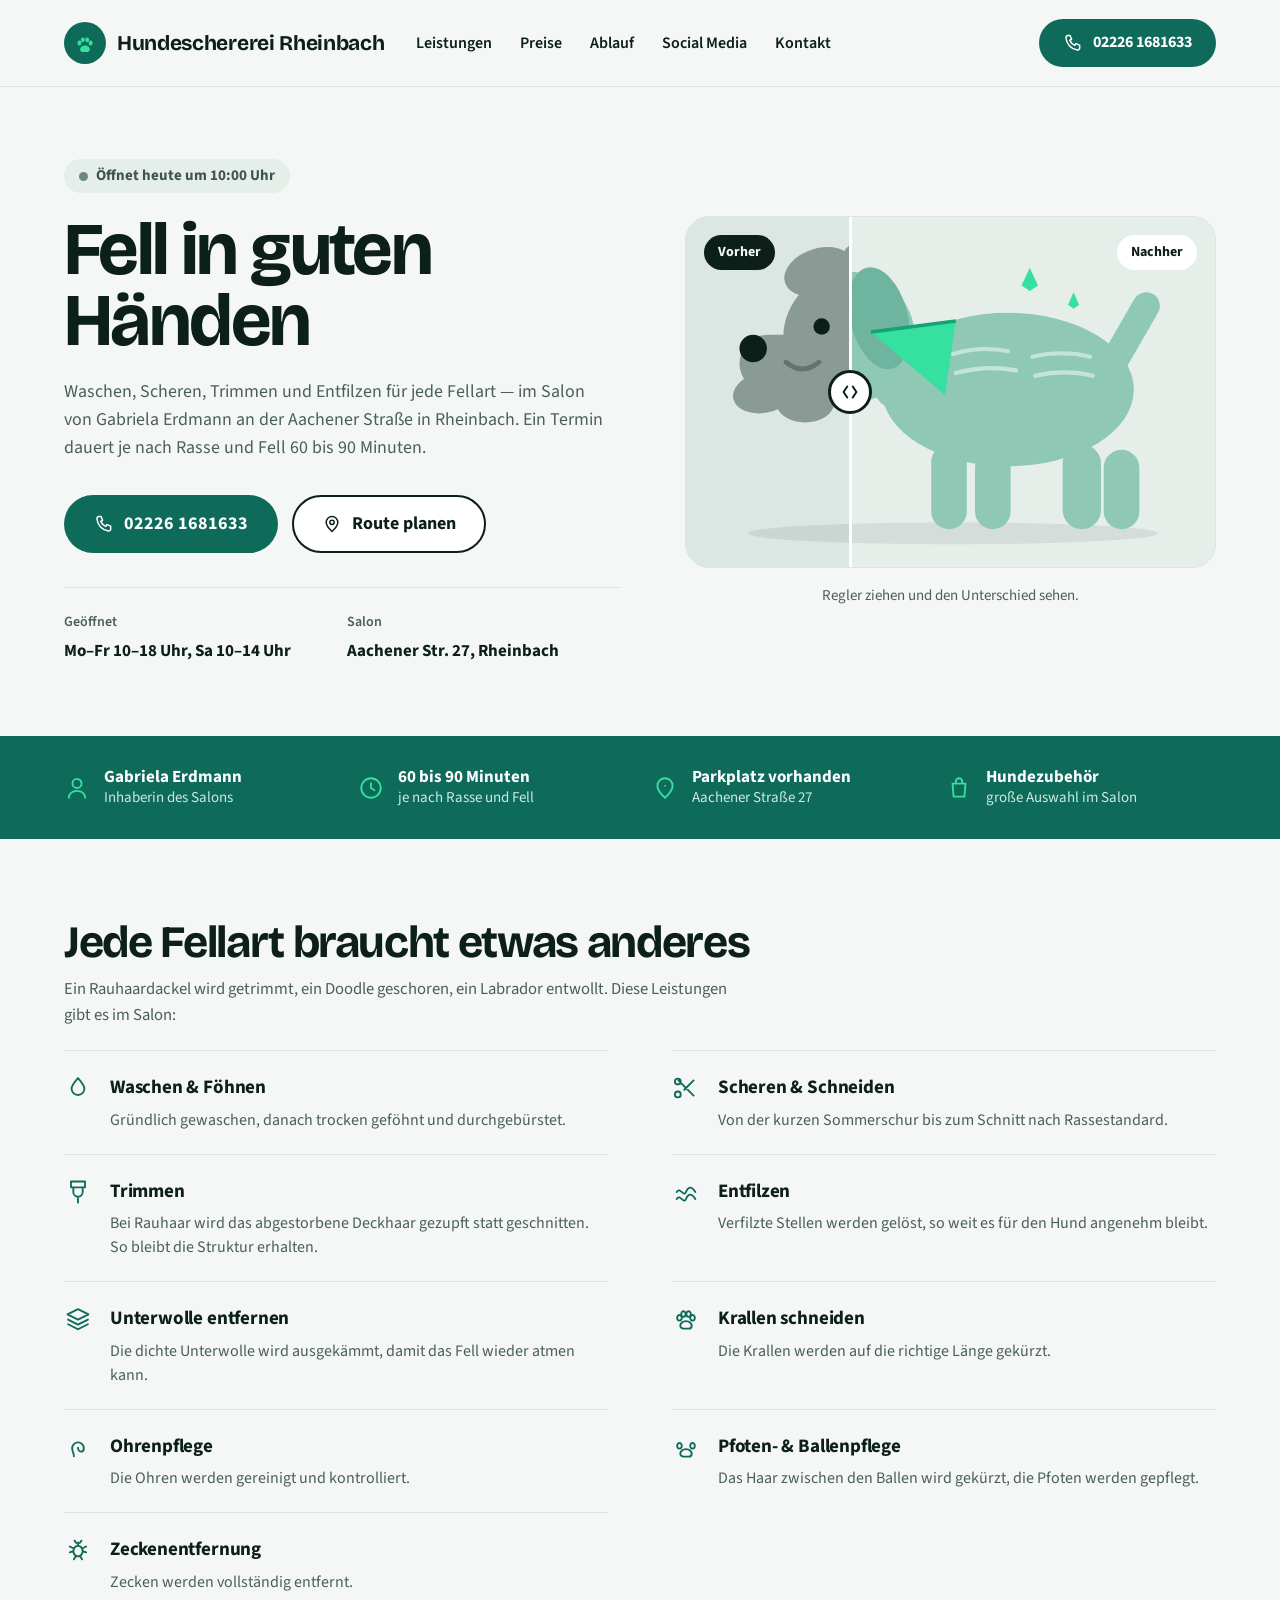
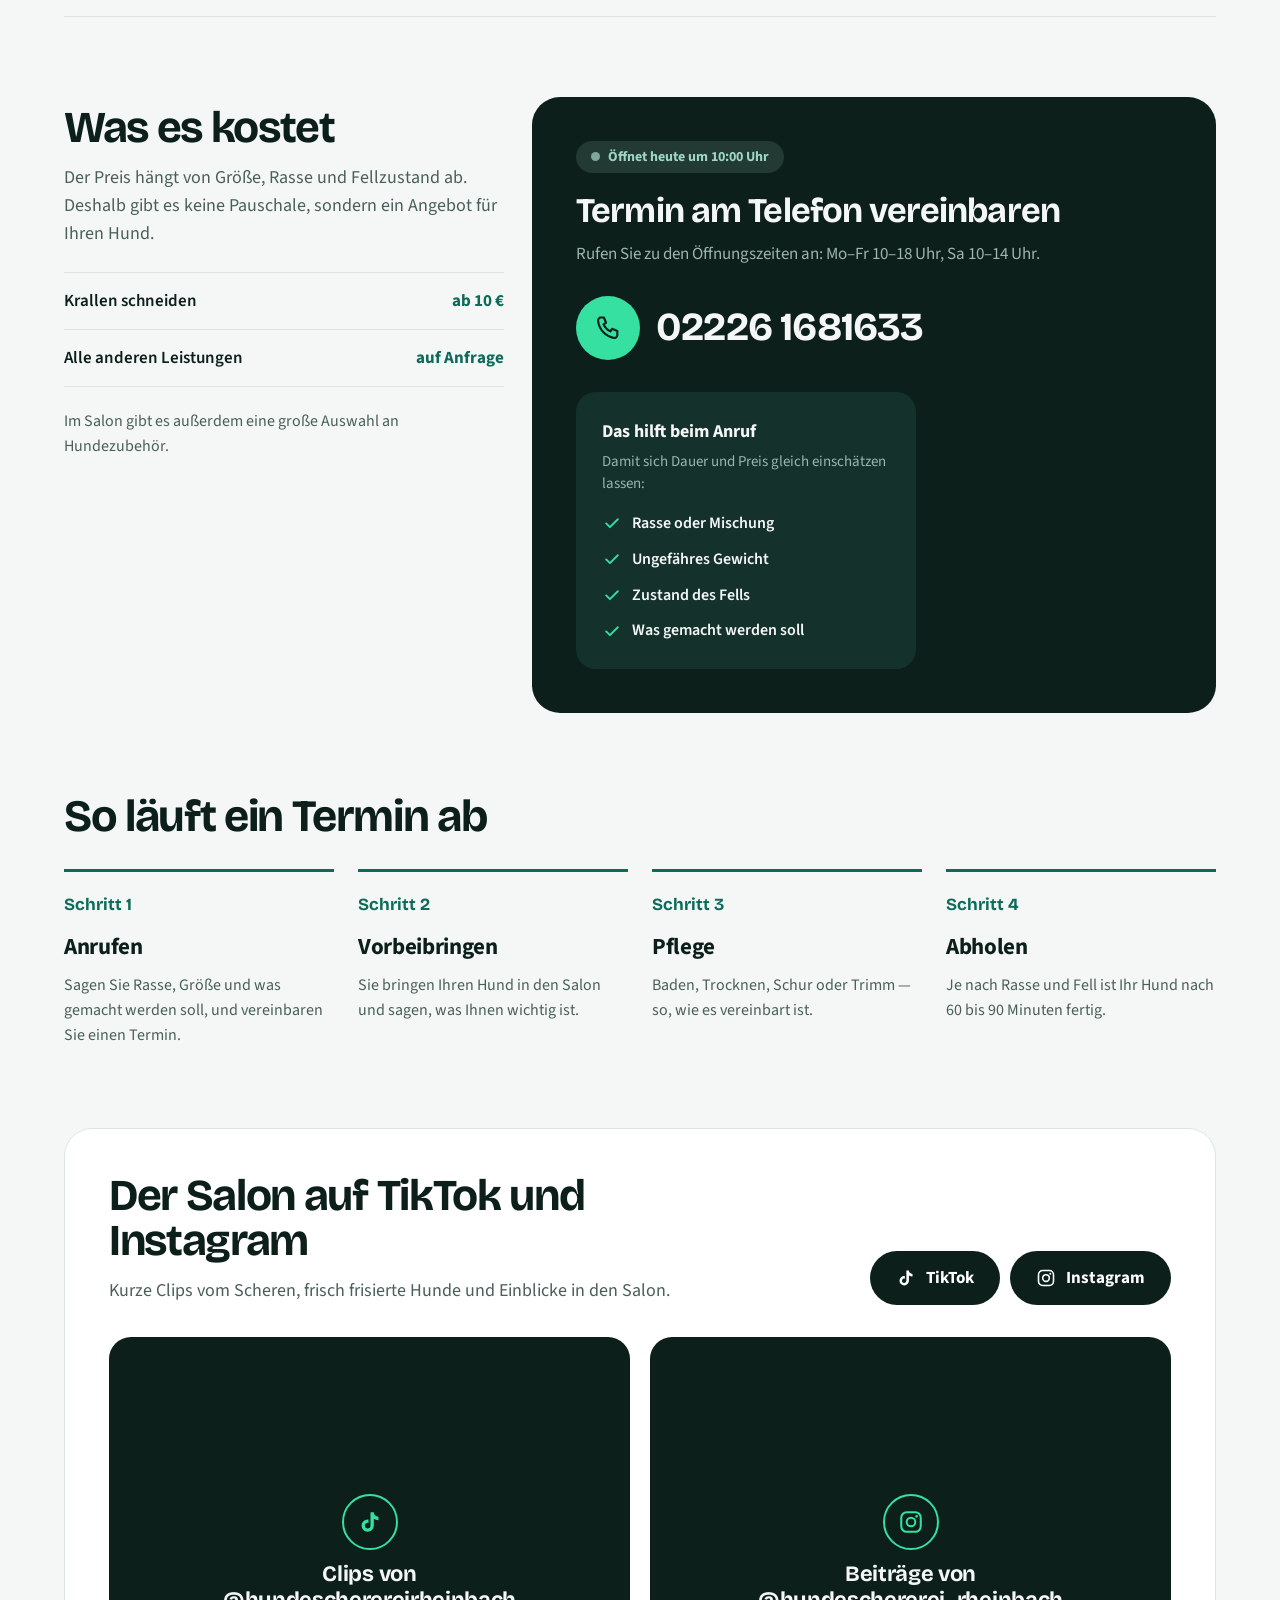
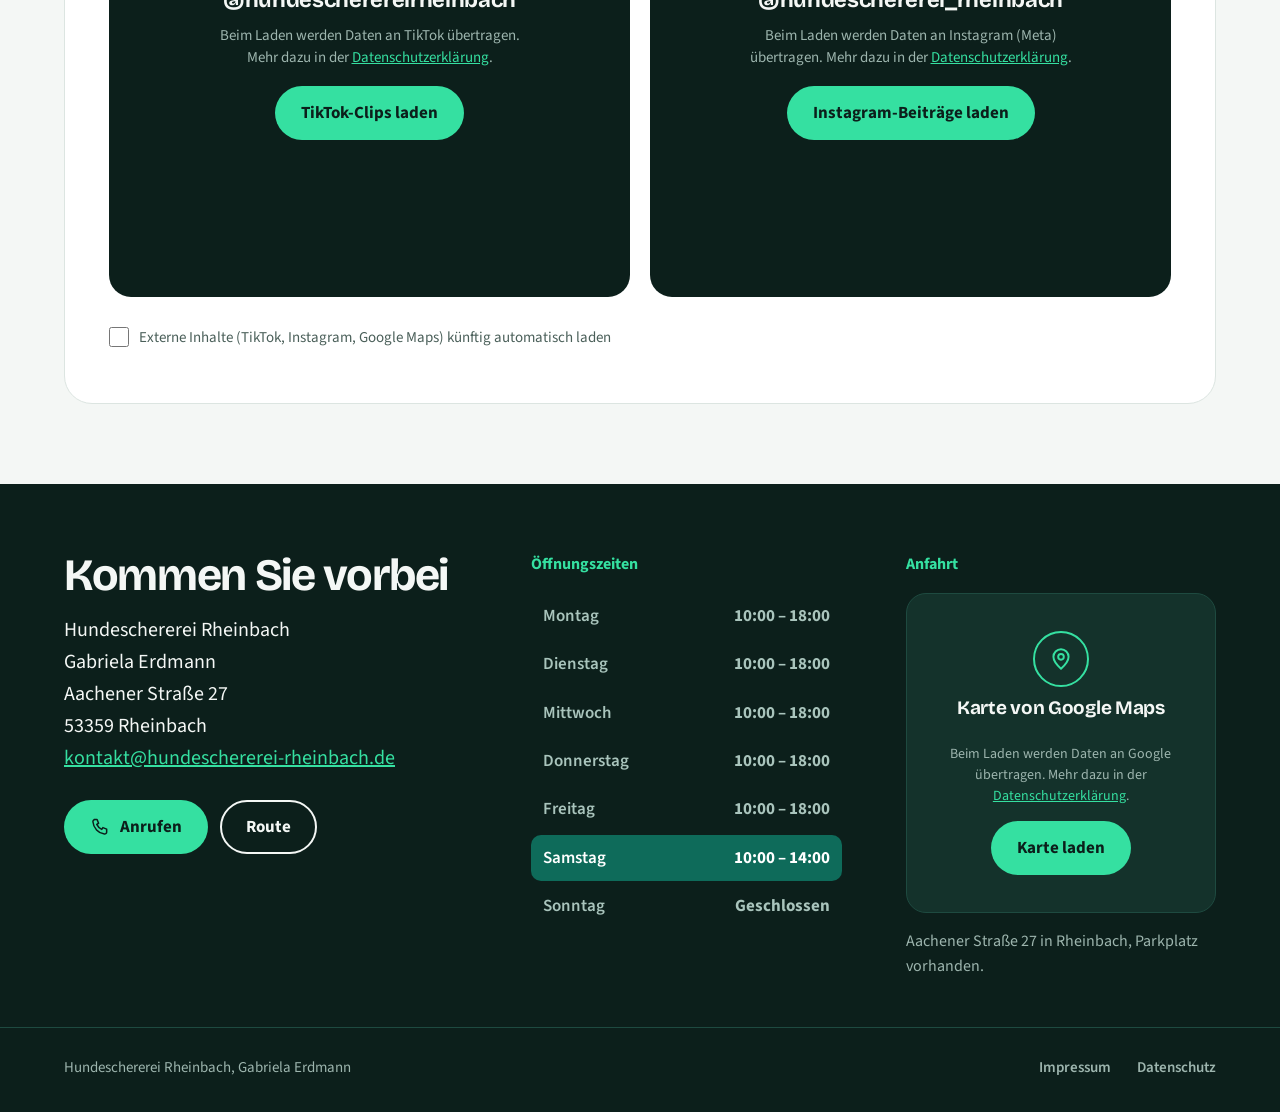
<file: index.html>
<!doctype html>
<html lang="de">
<head>
<meta charset="utf-8">
<meta name="viewport" content="width=device-width, initial-scale=1, viewport-fit=cover">
<title>Hundeschererei Rheinbach – Hundefriseur in Rheinbach</title>
<meta name="description" content="Hundesalon von Gabriela Erdmann in Rheinbach: Waschen, Scheren, Trimmen und Entfilzen für jede Fellart. Aachener Straße 27, Telefon 02226 1681633.">
<meta name="theme-color" content="#0E6B5A">
<link rel="canonical" href="https://hundeschererei-rheinbach.de/">
<link rel="icon" href="favicon.svg" type="image/svg+xml">
<link rel="apple-touch-icon" href="apple-touch-icon.png">
<link rel="preload" href="fonts/bricolage-grotesque-latin.woff2" as="font" type="font/woff2" crossorigin>
<link rel="stylesheet" href="assets/style.css?v=1">
<meta property="og:type" content="website">
<meta property="og:locale" content="de_DE">
<meta property="og:site_name" content="Hundeschererei Rheinbach">
<meta property="og:title" content="Hundeschererei Rheinbach – Hundefriseur in Rheinbach">
<meta property="og:description" content="Waschen, Scheren, Trimmen und Entfilzen für jede Fellart. Aachener Straße 27, Telefon 02226 1681633.">
<meta property="og:url" content="https://hundeschererei-rheinbach.de/">
<meta property="og:image" content="https://hundeschererei-rheinbach.de/og-image.png">
<meta property="og:image:width" content="1200">
<meta property="og:image:height" content="630">
<meta name="twitter:card" content="summary_large_image">
<script type="application/ld+json">
{
  "@context": "https://schema.org",
  "@type": "LocalBusiness",
  "name": "Hundeschererei Rheinbach",
  "url": "https://hundeschererei-rheinbach.de/",
  "image": "https://hundeschererei-rheinbach.de/og-image.png",
  "email": "kontakt@hundeschererei-rheinbach.de",
  "description": "Hundefriseur in Rheinbach: Waschen, Scheren, Trimmen und Entfilzen für jede Fellart.",
  "telephone": "+49 2226 1681633",
  "sameAs": ["https://www.instagram.com/hundeschererei_rheinbach/", "https://www.tiktok.com/@hundescherereirheinbach"],
  "address": {
    "@type": "PostalAddress",
    "streetAddress": "Aachener Straße 27",
    "postalCode": "53359",
    "addressLocality": "Rheinbach",
    "addressCountry": "DE"
  },
  "openingHoursSpecification": [
    { "@type": "OpeningHoursSpecification", "dayOfWeek": ["Monday", "Tuesday", "Wednesday", "Thursday", "Friday"], "opens": "10:00", "closes": "18:00" },
    { "@type": "OpeningHoursSpecification", "dayOfWeek": "Saturday", "opens": "10:00", "closes": "14:00" }
  ]
}
</script>
</head>
<body class="mit-leiste">

<svg width="0" height="0" style="position:absolute" aria-hidden="true" focusable="false">
  <defs>
    <symbol id="i-tel" viewBox="0 0 24 24"><path d="M5 3h3.5l1.8 4.5-2.2 1.4a12.5 12.5 0 0 0 6 6l1.4-2.2L20 14.5V18a2.5 2.5 0 0 1-2.7 2.5A16.5 16.5 0 0 1 3.5 5.7 2.5 2.5 0 0 1 6 3Z" fill="none" stroke="currentColor" stroke-width="1.8" stroke-linecap="round" stroke-linejoin="round"/></symbol>
    <symbol id="i-ort" viewBox="0 0 24 24"><g fill="none" stroke="currentColor" stroke-width="1.8" stroke-linecap="round" stroke-linejoin="round"><path d="M12 21s7-6.2 7-11a7 7 0 1 0-14 0c0 4.8 7 11 7 11Z"/><circle cx="12" cy="10" r="2.6"/></g></symbol>
    <symbol id="i-haken" viewBox="0 0 24 24"><path d="M5 12.5l4.5 4.5L19 7.5" fill="none" stroke="currentColor" stroke-width="2.2" stroke-linecap="round" stroke-linejoin="round"/></symbol>
    <symbol id="i-menu" viewBox="0 0 24 24"><path d="M4 7h16M4 12h16M4 17h16" fill="none" stroke="currentColor" stroke-width="2" stroke-linecap="round"/></symbol>
    <symbol id="i-x" viewBox="0 0 24 24"><path d="M6 6l12 12M18 6L6 18" fill="none" stroke="currentColor" stroke-width="2" stroke-linecap="round"/></symbol>
    <symbol id="i-pfeile" viewBox="0 0 24 24"><path d="M9 6 5 12l4 6M15 6l4 6-4 6" fill="none" stroke="currentColor" stroke-width="2.2" stroke-linecap="round" stroke-linejoin="round"/></symbol>
    <symbol id="i-tiktok" viewBox="0 0 24 24"><path d="M16.6 5.82A4.28 4.28 0 0 1 15.54 3h-3.09v12.4a2.59 2.59 0 0 1-2.59 2.5 2.59 2.59 0 1 1 .76-5.06V9.69a5.68 5.68 0 0 0-.76-.05 5.67 5.67 0 1 0 5.67 5.67V8.9a7.35 7.35 0 0 0 4.28 1.38V7.19a4.28 4.28 0 0 1-3.21-1.37Z" fill="currentColor"/></symbol>
    <symbol id="i-insta" viewBox="0 0 24 24"><g fill="none" stroke="currentColor" stroke-width="1.9"><rect x="3" y="3" width="18" height="18" rx="5"/><circle cx="12" cy="12" r="4"/></g><circle cx="17.2" cy="6.8" r="1.2" fill="currentColor"/></symbol>
    <symbol id="i-person" viewBox="0 0 24 24"><path d="M12 12a4.2 4.2 0 1 0 0-8.4 4.2 4.2 0 0 0 0 8.4ZM4.5 21c0-4 3.4-6.4 7.5-6.4s7.5 2.4 7.5 6.4" fill="none" stroke="currentColor" stroke-width="1.7" stroke-linecap="round" stroke-linejoin="round"/></symbol>
    <symbol id="i-uhr" viewBox="0 0 24 24"><path d="M12 21a9 9 0 1 0 0-18 9 9 0 0 0 0 18ZM12 7.5V12l3.2 2" fill="none" stroke="currentColor" stroke-width="1.7" stroke-linecap="round" stroke-linejoin="round"/></symbol>
    <symbol id="i-parken" viewBox="0 0 24 24"><path d="M12 21s7-6.2 7-11a7 7 0 1 0-14 0c0 4.8 7 11 7 11ZM12 10h.01" fill="none" stroke="currentColor" stroke-width="1.7" stroke-linecap="round" stroke-linejoin="round"/></symbol>
    <symbol id="i-tasche" viewBox="0 0 24 24"><path d="M6 8h12l-1 12H7L6 8ZM9 8V6a3 3 0 0 1 6 0v2" fill="none" stroke="currentColor" stroke-width="1.7" stroke-linecap="round" stroke-linejoin="round"/></symbol>
    <symbol id="l-wasser" viewBox="0 0 24 24"><path d="M12 3.5c3.2 3.6 5.5 6.3 5.5 9a5.5 5.5 0 0 1-11 0c0-2.7 2.3-5.4 5.5-9z" fill="none" stroke="currentColor" stroke-width="1.6" stroke-linecap="round" stroke-linejoin="round"/></symbol>
    <symbol id="l-schere" viewBox="0 0 24 24"><path d="M5.5 5.5l13 13M18.5 5.5l-8 8M7.5 17.5a2.5 2.5 0 1 1-5 0 2.5 2.5 0 0 1 5 0zM7.5 6.5a2.5 2.5 0 1 1-5 0 2.5 2.5 0 0 1 5 0z" fill="none" stroke="currentColor" stroke-width="1.6" stroke-linecap="round" stroke-linejoin="round"/></symbol>
    <symbol id="l-trimmen" viewBox="0 0 24 24"><path d="M6 3h12v5H6zM8 8v4a4 4 0 0 0 8 0V8M12 16v5" fill="none" stroke="currentColor" stroke-width="1.6" stroke-linecap="round" stroke-linejoin="round"/></symbol>
    <symbol id="l-filz" viewBox="0 0 24 24"><path d="M4 12c3-5 6 5 8 0s5-5 8 0M4 18c3-5 6 5 8 0s5-5 8 0" fill="none" stroke="currentColor" stroke-width="1.6" stroke-linecap="round" stroke-linejoin="round"/></symbol>
    <symbol id="l-wolle" viewBox="0 0 24 24"><path d="M12 3.5L21 8l-9 4.5L3 8l9-4.5zM3.5 12.5L12 16.8l8.5-4.3M3.5 16.5L12 20.8l8.5-4.3" fill="none" stroke="currentColor" stroke-width="1.6" stroke-linecap="round" stroke-linejoin="round"/></symbol>
    <symbol id="l-kralle" viewBox="0 0 24 24"><path d="M12 13.8c2.7 0 4.9 1.8 4.9 3.9 0 1.5-1.3 2.6-2.9 2.6h-4c-1.6 0-2.9-1.1-2.9-2.6 0-2.1 2.2-3.9 4.9-3.9Z M6.4 8.6a2 2.4 0 1 0 .01 0Z M17.6 8.6a2 2.4 0 1 0 .01 0Z M9.8 5.4a1.9 2.4 0 1 0 .01 0Z M14.2 5.4a1.9 2.4 0 1 0 .01 0Z" fill="none" stroke="currentColor" stroke-width="1.6" stroke-linecap="round" stroke-linejoin="round"/></symbol>
    <symbol id="l-ohr" viewBox="0 0 24 24"><path d="M8.5 20c0-3-1.5-4-1.5-7a5 5 0 0 1 10 0c0 2-1 3-2.5 3S12 14 12 12.5" fill="none" stroke="currentColor" stroke-width="1.6" stroke-linecap="round" stroke-linejoin="round"/></symbol>
    <symbol id="l-pfote" viewBox="0 0 24 24"><path d="M12 13.8c2.7 0 4.9 1.8 4.9 3.9 0 1.5-1.3 2.6-2.9 2.6h-4c-1.6 0-2.9-1.1-2.9-2.6 0-2.1 2.2-3.9 4.9-3.9Z M6.4 8.6a2 2.4 0 1 0 .01 0Z M17.6 8.6a2 2.4 0 1 0 .01 0Z" fill="none" stroke="currentColor" stroke-width="1.6" stroke-linecap="round" stroke-linejoin="round"/></symbol>
    <symbol id="l-zecke" viewBox="0 0 24 24"><path d="M12 8.5a4 4.5 0 1 0 .01 0ZM12 8.5V5.5M9 4l1.5 2M15 4l-1.5 2M8 10.5L5 9M8 13l-3 1M16 10.5l3-1.5M16 13l3 1M10 17.5l-1.5 2.5M14 17.5l1.5 2.5" fill="none" stroke="currentColor" stroke-width="1.6" stroke-linecap="round" stroke-linejoin="round"/></symbol>
    <g id="hund-form">
      <ellipse cx="252" cy="150" rx="92" ry="56"/>
      <rect x="150" y="104" width="80" height="64" rx="30"/>
      <circle cx="136" cy="112" r="48"/>
      <rect x="56" y="110" width="68" height="42" rx="21"/>
      <rect x="196" y="190" width="26" height="62" rx="13"/>
      <rect x="228" y="194" width="26" height="58" rx="13"/>
      <rect x="292" y="190" width="28" height="62" rx="14"/>
      <rect x="322" y="194" width="26" height="58" rx="13"/>
      <rect x="332" y="76" width="20" height="64" rx="10" transform="rotate(30 342 108)"/>
    </g>
  </defs>
</svg>

<a class="skip" href="#inhalt">Zum Inhalt springen</a>

<header class="kopf" id="top">
  <div class="wrap kopf-innen">
    <a class="marke" href="#top" aria-label="Hundeschererei Rheinbach, zum Seitenanfang">
      <svg viewBox="0 0 42 42" aria-hidden="true"><circle cx="21" cy="21" r="21" fill="#0E6B5A"/><path fill="#35E0A1" d="M21 23.6c2.7 0 4.9 1.8 4.9 3.9 0 1.5-1.3 2.6-2.9 2.6h-4c-1.6 0-2.9-1.1-2.9-2.6 0-2.1 2.2-3.9 4.9-3.9Z M15.4 18.6a2 2.4 0 1 0 .01 0Z M26.6 18.6a2 2.4 0 1 0 .01 0Z M18.8 15.4a1.9 2.4 0 1 0 .01 0Z M23.2 15.4a1.9 2.4 0 1 0 .01 0Z"/></svg>
      <span class="marke-name"><span>Hundeschererei</span> <span>Rheinbach</span></span>
    </a>
    <nav id="hauptnav" class="hauptnav" aria-label="Hauptnavigation">
      <ul>
        <li><a href="#leistungen">Leistungen</a></li>
        <li><a href="#preise">Preise</a></li>
        <li><a href="#ablauf">Ablauf</a></li>
        <li><a href="#social">Social Media</a></li>
        <li><a href="#kontakt">Kontakt</a></li>
      </ul>
    </nav>
    <a class="btn btn-marke kopf-tel" href="tel:+4922261681633"><svg class="i" aria-hidden="true"><use href="#i-tel"></use></svg>02226 1681633</a>
    <button class="menu-knopf" type="button" aria-expanded="false" aria-controls="hauptnav" aria-label="Menü öffnen">
      <svg class="i auf" aria-hidden="true"><use href="#i-menu"></use></svg>
      <svg class="i zu" aria-hidden="true"><use href="#i-x"></use></svg>
    </button>
  </div>
</header>

<main id="inhalt">

  <section class="wrap hero" aria-labelledby="titel">
    <div>
      <span class="status" data-status>Mo–Fr 10–18 Uhr, Sa 10–14 Uhr</span>
      <h1 id="titel">Fell in guten Händen</h1>
      <p class="hero-text">Waschen, Scheren, Trimmen und Entfilzen für jede Fellart — im Salon von Gabriela Erdmann an der Aachener Straße in Rheinbach. Ein Termin dauert je nach Rasse und Fell 60 bis 90 Minuten.</p>
      <div class="hero-cta">
        <a class="btn btn-marke" href="tel:+4922261681633"><svg class="i" aria-hidden="true"><use href="#i-tel"></use></svg>02226 1681633</a>
        <a class="btn btn-rand" href="https://www.google.com/maps/dir/?api=1&amp;destination=Aachener+Stra%C3%9Fe+27%2C+53359+Rheinbach" target="_blank" rel="noopener"><svg class="i" aria-hidden="true"><use href="#i-ort"></use></svg>Route planen</a>
      </div>
      <dl class="hero-fakten">
        <div><dt>Geöffnet</dt><dd>Mo–Fr 10–18 Uhr, Sa 10–14 Uhr</dd></div>
        <div><dt>Salon</dt><dd>Aachener Str. 27, Rheinbach</dd></div>
      </dl>
    </div>

    <figure class="hero-bild">
      <div class="ba">
        <div class="ba-ebene ba-nachher">
          <svg viewBox="20 24 380 256" aria-hidden="true">
            <ellipse cx="212" cy="255" rx="150" ry="8" fill="#0C1F1B" fill-opacity=".08"/>
            <use href="#hund-form" fill="#8FC9B5"></use>
            <ellipse cx="158" cy="98" rx="21" ry="38" transform="rotate(-14 158 98)" fill="#6FB49E"/>
            <path d="M92 128 h26 M96 138 h22 M212 124 q20 -6 40 -2 M214 138 q22 -6 44 -2 M270 126 q22 -5 42 0 M272 140 q22 -5 42 0" stroke="#C3E5D8" stroke-width="3" stroke-linecap="round" fill="none"/>
            <path d="M152 108 L214 100 L206 154 Z" fill="#35E0A1"/>
            <path d="M152 108 L214 100" stroke="#13A374" stroke-width="2.5" fill="none"/>
            <circle cx="66" cy="120" r="10" fill="#0C1F1B"/>
            <circle cx="116" cy="102" r="6" fill="#0C1F1B"/>
            <circle cx="118" cy="100" r="2" fill="#fff"/>
            <path d="M262 74 l6 -13 6 13 -6 4 Z M296 88 l4 -9 4 9 -4 3 Z" fill="#35E0A1"/>
          </svg>
          <span class="ba-etikett">Nachher</span>
        </div>
        <div class="ba-ebene ba-vorher">
          <svg viewBox="20 24 380 256" aria-hidden="true">
            <ellipse cx="212" cy="255" rx="150" ry="8" fill="#0C1F1B" fill-opacity=".08"/>
            <g fill="#8A9A94">
              <ellipse cx="200" cy="104" rx="24" ry="15" transform="rotate(-25 200 104)"/>
              <ellipse cx="242" cy="94" rx="26" ry="14" transform="rotate(-8 242 94)"/>
              <ellipse cx="288" cy="98" rx="24" ry="15" transform="rotate(12 288 98)"/>
              <ellipse cx="326" cy="118" rx="19" ry="14" transform="rotate(28 326 118)"/>
              <ellipse cx="114" cy="64" rx="26" ry="17" transform="rotate(-18 114 64)"/>
              <ellipse cx="152" cy="56" rx="21" ry="15" transform="rotate(10 152 56)"/>
              <ellipse cx="176" cy="172" rx="22" ry="17"/>
              <ellipse cx="234" cy="202" rx="28" ry="15"/>
              <ellipse cx="280" cy="206" rx="25" ry="14"/>
              <ellipse cx="156" cy="140" rx="22" ry="18"/>
              <ellipse cx="74" cy="152" rx="23" ry="15" transform="rotate(-12 74 152)"/>
              <ellipse cx="104" cy="160" rx="21" ry="14"/>
              <ellipse cx="344" cy="72" rx="18" ry="13" transform="rotate(34 344 72)"/>
              <use href="#hund-form"></use>
            </g>
            <ellipse cx="158" cy="98" rx="21" ry="38" transform="rotate(-14 158 98)" fill="#76867F"/>
            <path d="M206 120 q14 12 28 0 t28 0 M208 142 q14 12 28 0 t28 0 M272 128 q14 12 28 0 M90 130 q12 10 24 0" stroke="#63736D" stroke-width="3.5" stroke-linecap="round" fill="none"/>
            <circle cx="66" cy="120" r="10" fill="#0C1F1B"/>
            <circle cx="116" cy="104" r="6" fill="#0C1F1B"/>
          </svg>
          <span class="ba-etikett">Vorher</span>
        </div>
        <div class="ba-linie" aria-hidden="true"></div>
        <div class="ba-griff" aria-hidden="true"><svg class="i" aria-hidden="true"><use href="#i-pfeile"></use></svg></div>
        <input class="ba-regler" id="regler" type="range" min="0" max="100" value="31" aria-label="Vorher-Nachher-Vergleich verschieben">
      </div>
      <figcaption class="ba-text">Regler ziehen und den Unterschied sehen.</figcaption>
    </figure>
  </section>

  <section class="fakten" aria-label="Auf einen Blick">
    <ul class="wrap">
      <li><svg class="i" aria-hidden="true"><use href="#i-person"></use></svg><div><strong>Gabriela Erdmann</strong><span>Inhaberin des Salons</span></div></li>
      <li><svg class="i" aria-hidden="true"><use href="#i-uhr"></use></svg><div><strong>60 bis 90 Minuten</strong><span>je nach Rasse und Fell</span></div></li>
      <li><svg class="i" aria-hidden="true"><use href="#i-parken"></use></svg><div><strong>Parkplatz vorhanden</strong><span>Aachener Straße 27</span></div></li>
      <li><svg class="i" aria-hidden="true"><use href="#i-tasche"></use></svg><div><strong>Hundezubehör</strong><span>große Auswahl im Salon</span></div></li>
    </ul>
  </section>

  <section class="wrap block" id="leistungen" aria-labelledby="leistungen-titel">
    <h2 class="h2" id="leistungen-titel">Jede Fellart braucht etwas anderes</h2>
    <p class="lead">Ein Rauhaardackel wird getrimmt, ein Doodle geschoren, ein Labrador entwollt. Diese Leistungen gibt es im Salon:</p>
    <ul class="leistungen">
      <li><svg class="i" aria-hidden="true"><use href="#l-wasser"></use></svg><div><h3>Waschen &amp; Föhnen</h3><p>Gründlich gewaschen, danach trocken geföhnt und durchgebürstet.</p></div></li>
      <li><svg class="i" aria-hidden="true"><use href="#l-schere"></use></svg><div><h3>Scheren &amp; Schneiden</h3><p>Von der kurzen Sommerschur bis zum Schnitt nach Rassestandard.</p></div></li>
      <li><svg class="i" aria-hidden="true"><use href="#l-trimmen"></use></svg><div><h3>Trimmen</h3><p>Bei Rauhaar wird das abgestorbene Deckhaar gezupft statt geschnitten. So bleibt die Struktur erhalten.</p></div></li>
      <li><svg class="i" aria-hidden="true"><use href="#l-filz"></use></svg><div><h3>Entfilzen</h3><p>Verfilzte Stellen werden gelöst, so weit es für den Hund angenehm bleibt.</p></div></li>
      <li><svg class="i" aria-hidden="true"><use href="#l-wolle"></use></svg><div><h3>Unterwolle entfernen</h3><p>Die dichte Unterwolle wird ausgekämmt, damit das Fell wieder atmen kann.</p></div></li>
      <li><svg class="i" aria-hidden="true"><use href="#l-kralle"></use></svg><div><h3>Krallen schneiden</h3><p>Die Krallen werden auf die richtige Länge gekürzt.</p></div></li>
      <li><svg class="i" aria-hidden="true"><use href="#l-ohr"></use></svg><div><h3>Ohrenpflege</h3><p>Die Ohren werden gereinigt und kontrolliert.</p></div></li>
      <li><svg class="i" aria-hidden="true"><use href="#l-pfote"></use></svg><div><h3>Pfoten- &amp; Ballenpflege</h3><p>Das Haar zwischen den Ballen wird gekürzt, die Pfoten werden gepflegt.</p></div></li>
      <li><svg class="i" aria-hidden="true"><use href="#l-zecke"></use></svg><div><h3>Zeckenentfernung</h3><p>Zecken werden vollständig entfernt.</p></div></li>
    </ul>
  </section>

  <section class="wrap preis-tel" id="preise" aria-label="Preise und Termin">
    <div class="preise">
      <h2 class="h2">Was es kostet</h2>
      <p class="lead">Der Preis hängt von Größe, Rasse und Fellzustand ab. Deshalb gibt es keine Pauschale, sondern ein Angebot für Ihren Hund.</p>
      <dl class="preisliste">
        <div><dt>Krallen schneiden</dt><dd>ab 10 €</dd></div>
        <div><dt>Alle anderen Leistungen</dt><dd>auf Anfrage</dd></div>
      </dl>
      <p class="hinweis">Im Salon gibt es außerdem eine große Auswahl an Hundezubehör.</p>
    </div>

    <div class="tel-karte dunkel">
      <div class="tel-haupt">
        <span class="status status-dunkel" data-status>Mo–Fr 10–18 Uhr, Sa 10–14 Uhr</span>
        <h2>Termin am Telefon vereinbaren</h2>
        <p class="unter">Rufen Sie zu den Öffnungszeiten an: <span class="nowrap">Mo–Fr 10–18 Uhr,</span> <span class="nowrap">Sa 10–14 Uhr.</span></p>
        <a class="tel-gross" href="tel:+4922261681633" aria-label="Anrufen: 02226 1681633">
          <span class="rund"><svg class="i" aria-hidden="true"><use href="#i-tel"></use></svg></span>
          <span class="nummer">02226 1681633</span>
        </a>
      </div>
      <div class="tipps">
        <h3>Das hilft beim Anruf</h3>
        <p>Damit sich Dauer und Preis gleich einschätzen lassen:</p>
        <ul>
          <li><svg class="i" aria-hidden="true"><use href="#i-haken"></use></svg>Rasse oder Mischung</li>
          <li><svg class="i" aria-hidden="true"><use href="#i-haken"></use></svg>Ungefähres Gewicht</li>
          <li><svg class="i" aria-hidden="true"><use href="#i-haken"></use></svg>Zustand des Fells</li>
          <li><svg class="i" aria-hidden="true"><use href="#i-haken"></use></svg>Was gemacht werden soll</li>
        </ul>
      </div>
      <a class="btn btn-akzent tel-knopf" href="tel:+4922261681633"><svg class="i" aria-hidden="true"><use href="#i-tel"></use></svg>02226 1681633 anrufen</a>
    </div>
  </section>

  <section class="wrap ablauf" id="ablauf" aria-labelledby="ablauf-titel">
    <h2 class="h2" id="ablauf-titel">So läuft ein Termin ab</h2>
    <ol>
      <li><div class="nr">Schritt 1</div><h3>Anrufen</h3><p>Sagen Sie Rasse, Größe und was gemacht werden soll, und vereinbaren Sie einen Termin.</p></li>
      <li><div class="nr">Schritt 2</div><h3>Vorbeibringen</h3><p>Sie bringen Ihren Hund in den Salon und sagen, was Ihnen wichtig ist.</p></li>
      <li><div class="nr">Schritt 3</div><h3>Pflege</h3><p>Baden, Trocknen, Schur oder Trimm — so, wie es vereinbart ist.</p></li>
      <li><div class="nr">Schritt 4</div><h3>Abholen</h3><p>Je nach Rasse und Fell ist Ihr Hund nach 60 bis 90 Minuten fertig.</p></li>
    </ol>
  </section>

  <section class="wrap social" id="social" aria-labelledby="social-titel">
    <div class="social-karte">
      <div class="social-kopf">
        <div class="social-text">
          <h2 class="h2" id="social-titel">Der Salon auf TikTok und Instagram</h2>
          <p class="lead">Kurze Clips vom Scheren, frisch frisierte Hunde und Einblicke in den Salon.</p>
        </div>
        <div class="social-knoepfe">
          <a class="btn btn-tinte" href="https://www.tiktok.com/@hundescherereirheinbach" target="_blank" rel="noopener" aria-label="TikTok: @hundescherereirheinbach"><svg class="i" aria-hidden="true"><use href="#i-tiktok"></use></svg>TikTok</a>
          <a class="btn btn-tinte" href="https://www.instagram.com/hundeschererei_rheinbach/" target="_blank" rel="noopener" aria-label="Instagram: @hundeschererei_rheinbach"><svg class="i" aria-hidden="true"><use href="#i-insta"></use></svg>Instagram</a>
        </div>
      </div>
      <div class="feeds">
        <div class="feed" data-extern="tiktok">
          <div class="zustimmung">
            <span class="logo"><svg class="i" aria-hidden="true"><use href="#i-tiktok"></use></svg></span>
            <h3>Clips von @hundescherereirheinbach</h3>
            <p>Beim Laden werden Daten an TikTok übertragen. Mehr dazu in der <a href="datenschutz.html">Datenschutzerklärung</a>.</p>
            <button class="btn btn-akzent" type="button" data-laden>TikTok-Clips laden</button>
          </div>
        </div>
        <div class="feed" data-extern="instagram">
          <div class="zustimmung">
            <span class="logo"><svg class="i" aria-hidden="true"><use href="#i-insta"></use></svg></span>
            <h3>Beiträge von @hundeschererei_rheinbach</h3>
            <p>Beim Laden werden Daten an Instagram (Meta) übertragen. Mehr dazu in der <a href="datenschutz.html">Datenschutzerklärung</a>.</p>
            <button class="btn btn-akzent" type="button" data-laden>Instagram-Beiträge laden</button>
          </div>
        </div>
      </div>
      <label class="merken"><input type="checkbox" id="extern-merken"> Externe Inhalte (TikTok, Instagram, Google Maps) künftig automatisch laden</label>
    </div>
  </section>

  <section class="kontakt dunkel" id="kontakt" aria-labelledby="kontakt-titel">
    <div class="wrap kontakt-innen">
      <div>
        <h2 class="h2" id="kontakt-titel">Kommen Sie vorbei</h2>
        <address>
          Hundeschererei Rheinbach<br>
          Gabriela Erdmann<br>
          Aachener Straße 27<br>
          53359 Rheinbach<br>
          <a href="mailto:kontakt@hundeschererei-rheinbach.de">kontakt@hundeschererei-rheinbach.de</a>
        </address>
        <div class="kontakt-knoepfe">
          <a class="btn btn-akzent" href="tel:+4922261681633"><svg class="i" aria-hidden="true"><use href="#i-tel"></use></svg>Anrufen</a>
          <a class="btn btn-rand-hell" href="https://www.google.com/maps/dir/?api=1&amp;destination=Aachener+Stra%C3%9Fe+27%2C+53359+Rheinbach" target="_blank" rel="noopener">Route</a>
        </div>
      </div>
      <div>
        <h3>Öffnungszeiten</h3>
        <dl class="zeiten">
          <div data-tag="1"><dt>Montag</dt><dd>10:00 – 18:00</dd></div>
          <div data-tag="2"><dt>Dienstag</dt><dd>10:00 – 18:00</dd></div>
          <div data-tag="3"><dt>Mittwoch</dt><dd>10:00 – 18:00</dd></div>
          <div data-tag="4"><dt>Donnerstag</dt><dd>10:00 – 18:00</dd></div>
          <div data-tag="5"><dt>Freitag</dt><dd>10:00 – 18:00</dd></div>
          <div data-tag="6"><dt>Samstag</dt><dd>10:00 – 14:00</dd></div>
          <div data-tag="0"><dt>Sonntag</dt><dd>Geschlossen</dd></div>
        </dl>
      </div>
      <div class="anfahrt">
        <h3>Anfahrt</h3>
        <div class="karte" data-extern="karte">
          <div class="zustimmung">
            <span class="logo"><svg class="i" aria-hidden="true"><use href="#i-ort"></use></svg></span>
            <h3>Karte von Google Maps</h3>
            <p>Beim Laden werden Daten an Google übertragen. Mehr dazu in der <a href="datenschutz.html">Datenschutzerklärung</a>.</p>
            <button class="btn btn-akzent" type="button" data-laden>Karte laden</button>
          </div>
        </div>
        <p>Aachener Straße 27 in Rheinbach, Parkplatz vorhanden.</p>
      </div>
    </div>
  </section>

</main>

<footer class="fuss dunkel">
  <div class="wrap fuss-innen">
    <span>Hundeschererei Rheinbach, Gabriela Erdmann</span>
    <nav aria-label="Rechtliches">
      <a href="impressum.html">Impressum</a>
      <a href="datenschutz.html">Datenschutz</a>
      <a href="#" id="extern-sperren" hidden>Externe Inhalte sperren</a>
    </nav>
  </div>
</footer>

<nav class="aktionsleiste" aria-label="Schnellkontakt">
  <a class="btn btn-marke anruf" href="tel:+4922261681633"><svg class="i" aria-hidden="true"><use href="#i-tel"></use></svg>02226 1681633 anrufen</a>
  <a class="btn route" href="https://www.google.com/maps/dir/?api=1&amp;destination=Aachener+Stra%C3%9Fe+27%2C+53359+Rheinbach" target="_blank" rel="noopener" aria-label="Route zum Salon"><svg class="i" aria-hidden="true"><use href="#i-ort"></use></svg></a>
</nav>

<script src="assets/main.js?v=1" defer></script>
</body>
</html>
</file>
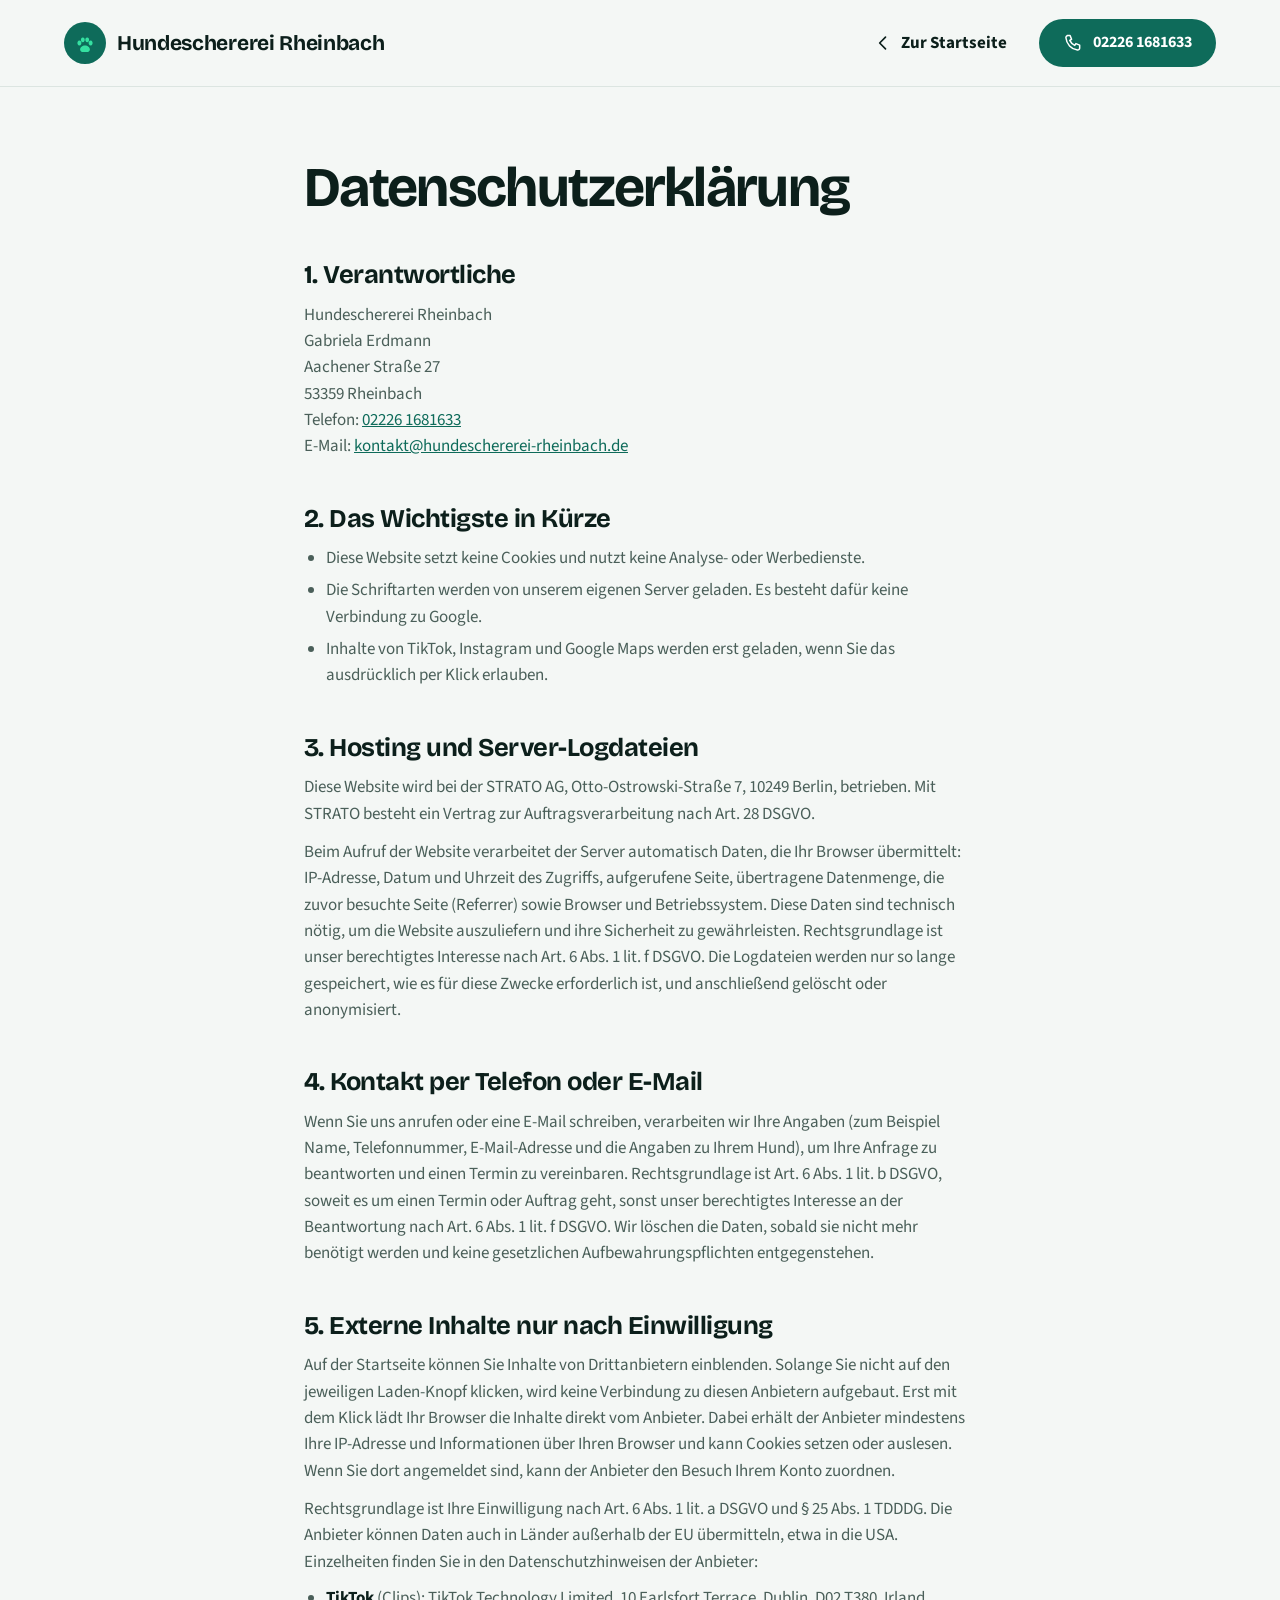
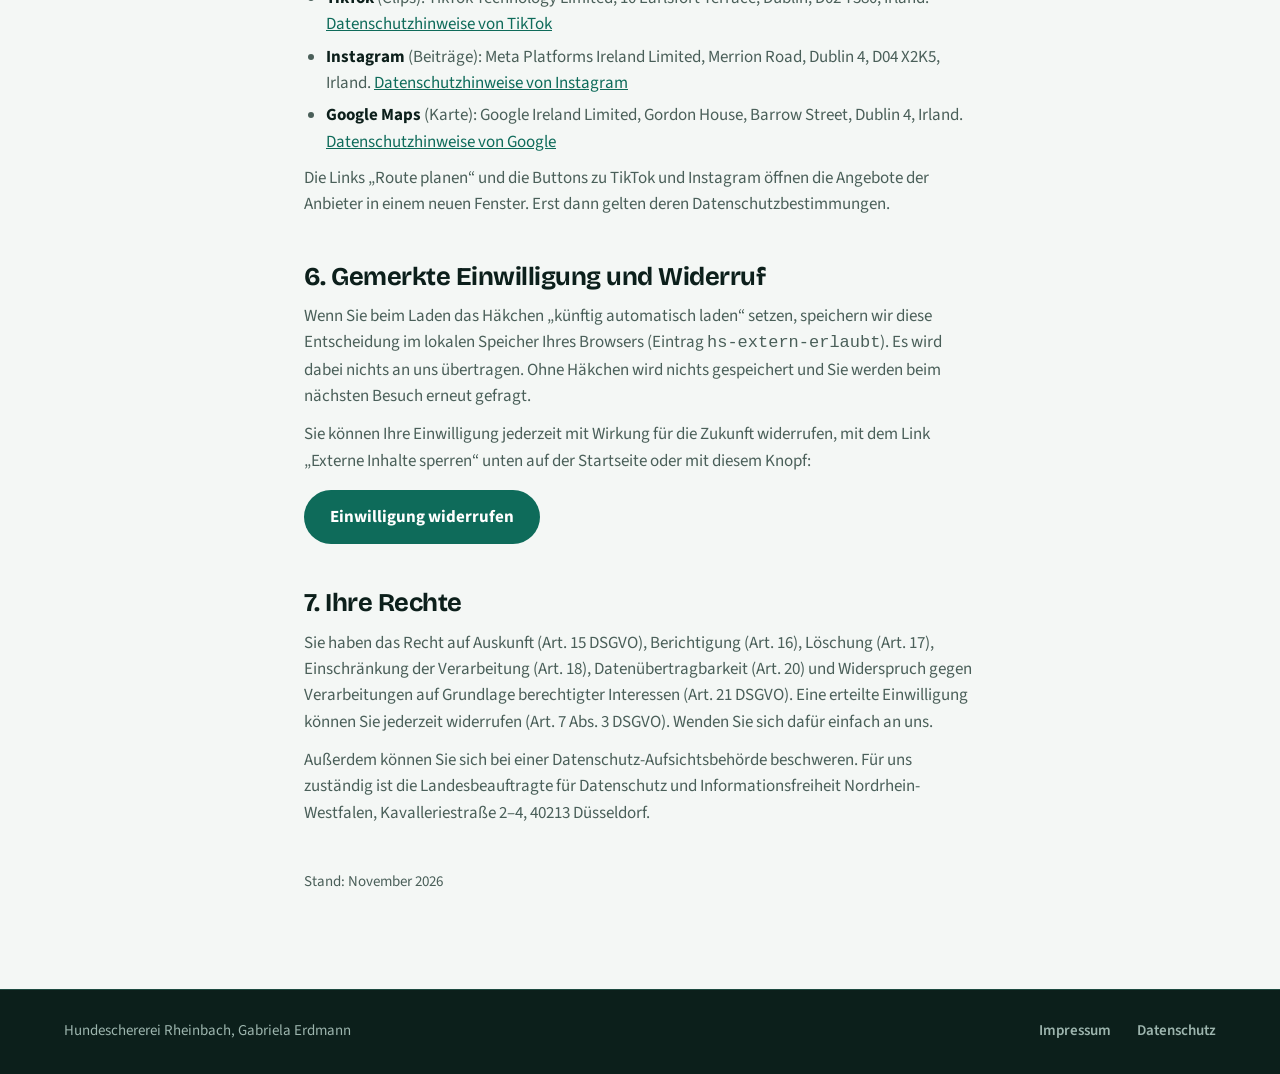
<file: datenschutz.html>
<!doctype html>
<html lang="de">
<head>
<meta charset="utf-8">
<meta name="viewport" content="width=device-width, initial-scale=1, viewport-fit=cover">
<title>Datenschutzerklärung – Hundeschererei Rheinbach</title>
<meta name="description" content="Datenschutzerklärung der Hundeschererei Rheinbach: welche Daten beim Besuch der Website verarbeitet werden und welche Rechte Sie haben.">
<meta name="theme-color" content="#0E6B5A">
<link rel="canonical" href="https://hundeschererei-rheinbach.de/datenschutz.html">
<link rel="icon" href="favicon.svg" type="image/svg+xml">
<link rel="apple-touch-icon" href="apple-touch-icon.png">
<link rel="stylesheet" href="assets/style.css?v=1">
</head>
<body>

<a class="skip" href="#inhalt">Zum Inhalt springen</a>

<header class="kopf kopf-einfach">
  <div class="wrap kopf-innen">
    <a class="marke" href="index.html" aria-label="Hundeschererei Rheinbach, zur Startseite">
      <svg viewBox="0 0 42 42" aria-hidden="true"><circle cx="21" cy="21" r="21" fill="#0E6B5A"/><path fill="#35E0A1" d="M21 23.6c2.7 0 4.9 1.8 4.9 3.9 0 1.5-1.3 2.6-2.9 2.6h-4c-1.6 0-2.9-1.1-2.9-2.6 0-2.1 2.2-3.9 4.9-3.9Z M15.4 18.6a2 2.4 0 1 0 .01 0Z M26.6 18.6a2 2.4 0 1 0 .01 0Z M18.8 15.4a1.9 2.4 0 1 0 .01 0Z M23.2 15.4a1.9 2.4 0 1 0 .01 0Z"/></svg>
      <span class="marke-name"><span>Hundeschererei</span> <span>Rheinbach</span></span>
    </a>
    <a class="zurueck" href="index.html"><svg class="i" viewBox="0 0 24 24" aria-hidden="true"><path d="M15 5l-7 7 7 7" fill="none" stroke="currentColor" stroke-width="2" stroke-linecap="round" stroke-linejoin="round"/></svg>Zur Startseite</a>
    <a class="btn btn-marke kopf-tel" href="tel:+4922261681633"><svg class="i" viewBox="0 0 24 24" aria-hidden="true"><path d="M5 3h3.5l1.8 4.5-2.2 1.4a12.5 12.5 0 0 0 6 6l1.4-2.2L20 14.5V18a2.5 2.5 0 0 1-2.7 2.5A16.5 16.5 0 0 1 3.5 5.7 2.5 2.5 0 0 1 6 3Z" fill="none" stroke="currentColor" stroke-width="1.8" stroke-linecap="round" stroke-linejoin="round"/></svg>02226 1681633</a>
  </div>
</header>

<main id="inhalt" class="wrap recht">
  <h1>Datenschutzerklärung</h1>

  <h2>1. Verantwortliche</h2>
  <address>
    Hundeschererei Rheinbach<br>
    Gabriela Erdmann<br>
    Aachener Straße 27<br>
    53359 Rheinbach
  </address>
  <p>Telefon: <a href="tel:+4922261681633">02226 1681633</a><br>
  E-Mail: <a href="mailto:kontakt@hundeschererei-rheinbach.de">kontakt@hundeschererei-rheinbach.de</a></p>

  <h2>2. Das Wichtigste in Kürze</h2>
  <ul>
    <li>Diese Website setzt keine Cookies und nutzt keine Analyse- oder Werbedienste.</li>
    <li>Die Schriftarten werden von unserem eigenen Server geladen. Es besteht dafür keine Verbindung zu Google.</li>
    <li>Inhalte von TikTok, Instagram und Google Maps werden erst geladen, wenn Sie das ausdrücklich per Klick erlauben.</li>
  </ul>

  <h2>3. Hosting und Server-Logdateien</h2>
  <p>Diese Website wird bei der STRATO AG, Otto-Ostrowski-Straße 7, 10249 Berlin, betrieben. Mit STRATO besteht ein Vertrag zur Auftragsverarbeitung nach Art. 28 DSGVO.</p>
  <p>Beim Aufruf der Website verarbeitet der Server automatisch Daten, die Ihr Browser übermittelt: IP-Adresse, Datum und Uhrzeit des Zugriffs, aufgerufene Seite, übertragene Datenmenge, die zuvor besuchte Seite (Referrer) sowie Browser und Betriebssystem. Diese Daten sind technisch nötig, um die Website auszuliefern und ihre Sicherheit zu gewährleisten. Rechtsgrundlage ist unser berechtigtes Interesse nach Art. 6 Abs. 1 lit. f DSGVO. Die Logdateien werden nur so lange gespeichert, wie es für diese Zwecke erforderlich ist, und anschließend gelöscht oder anonymisiert.</p>

  <h2>4. Kontakt per Telefon oder E-Mail</h2>
  <p>Wenn Sie uns anrufen oder eine E-Mail schreiben, verarbeiten wir Ihre Angaben (zum Beispiel Name, Telefonnummer, E-Mail-Adresse und die Angaben zu Ihrem Hund), um Ihre Anfrage zu beantworten und einen Termin zu vereinbaren. Rechtsgrundlage ist Art. 6 Abs. 1 lit. b DSGVO, soweit es um einen Termin oder Auftrag geht, sonst unser berechtigtes Interesse an der Beantwortung nach Art. 6 Abs. 1 lit. f DSGVO. Wir löschen die Daten, sobald sie nicht mehr benötigt werden und keine gesetzlichen Aufbewahrungspflichten entgegenstehen.</p>

  <h2>5. Externe Inhalte nur nach Einwilligung</h2>
  <p>Auf der Startseite können Sie Inhalte von Drittanbietern einblenden. Solange Sie nicht auf den jeweiligen Laden-Knopf klicken, wird keine Verbindung zu diesen Anbietern aufgebaut. Erst mit dem Klick lädt Ihr Browser die Inhalte direkt vom Anbieter. Dabei erhält der Anbieter mindestens Ihre IP-Adresse und Informationen über Ihren Browser und kann Cookies setzen oder auslesen. Wenn Sie dort angemeldet sind, kann der Anbieter den Besuch Ihrem Konto zuordnen.</p>
  <p>Rechtsgrundlage ist Ihre Einwilligung nach Art. 6 Abs. 1 lit. a DSGVO und § 25 Abs. 1 TDDDG. Die Anbieter können Daten auch in Länder außerhalb der EU übermitteln, etwa in die USA. Einzelheiten finden Sie in den Datenschutzhinweisen der Anbieter:</p>
  <ul>
    <li><strong>TikTok</strong> (Clips): TikTok Technology Limited, 10 Earlsfort Terrace, Dublin, D02 T380, Irland. <a href="https://www.tiktok.com/legal/privacy-policy-eea" target="_blank" rel="noopener">Datenschutzhinweise von TikTok</a></li>
    <li><strong>Instagram</strong> (Beiträge): Meta Platforms Ireland Limited, Merrion Road, Dublin 4, D04 X2K5, Irland. <a href="https://privacycenter.instagram.com/policy" target="_blank" rel="noopener">Datenschutzhinweise von Instagram</a></li>
    <li><strong>Google Maps</strong> (Karte): Google Ireland Limited, Gordon House, Barrow Street, Dublin 4, Irland. <a href="https://policies.google.com/privacy" target="_blank" rel="noopener">Datenschutzhinweise von Google</a></li>
  </ul>
  <p>Die Links „Route planen“ und die Buttons zu TikTok und Instagram öffnen die Angebote der Anbieter in einem neuen Fenster. Erst dann gelten deren Datenschutzbestimmungen.</p>

  <h2>6. Gemerkte Einwilligung und Widerruf</h2>
  <p>Wenn Sie beim Laden das Häkchen „künftig automatisch laden“ setzen, speichern wir diese Entscheidung im lokalen Speicher Ihres Browsers (Eintrag <code>hs-extern-erlaubt</code>). Es wird dabei nichts an uns übertragen. Ohne Häkchen wird nichts gespeichert und Sie werden beim nächsten Besuch erneut gefragt.</p>
  <p>Sie können Ihre Einwilligung jederzeit mit Wirkung für die Zukunft widerrufen, mit dem Link „Externe Inhalte sperren“ unten auf der Startseite oder mit diesem Knopf:</p>
  <button class="btn btn-marke" type="button" id="widerruf">Einwilligung widerrufen</button>
  <p class="rueckmeldung" id="widerruf-meldung" role="status" hidden>Ihre Einwilligung wurde widerrufen. Externe Inhalte werden nicht mehr automatisch geladen.</p>

  <h2>7. Ihre Rechte</h2>
  <p>Sie haben das Recht auf Auskunft (Art. 15 DSGVO), Berichtigung (Art. 16), Löschung (Art. 17), Einschränkung der Verarbeitung (Art. 18), Datenübertragbarkeit (Art. 20) und Widerspruch gegen Verarbeitungen auf Grundlage berechtigter Interessen (Art. 21 DSGVO). Eine erteilte Einwilligung können Sie jederzeit widerrufen (Art. 7 Abs. 3 DSGVO). Wenden Sie sich dafür einfach an uns.</p>
  <p>Außerdem können Sie sich bei einer Datenschutz-Aufsichtsbehörde beschweren. Für uns zuständig ist die Landesbeauftragte für Datenschutz und Informationsfreiheit Nordrhein-Westfalen, Kavalleriestraße 2–4, 40213 Düsseldorf.</p>

  <p class="stand">Stand: November 2026</p>
</main>

<footer class="fuss dunkel">
  <div class="wrap fuss-innen">
    <span>Hundeschererei Rheinbach, Gabriela Erdmann</span>
    <nav aria-label="Rechtliches">
      <a href="impressum.html">Impressum</a>
      <a href="datenschutz.html" aria-current="page">Datenschutz</a>
    </nav>
  </div>
</footer>

<script>
document.getElementById('widerruf').addEventListener('click', function () {
  try { localStorage.removeItem('hs-extern-erlaubt'); } catch (e) {}
  document.getElementById('widerruf-meldung').hidden = false;
});
</script>
</body>
</html>
</file>
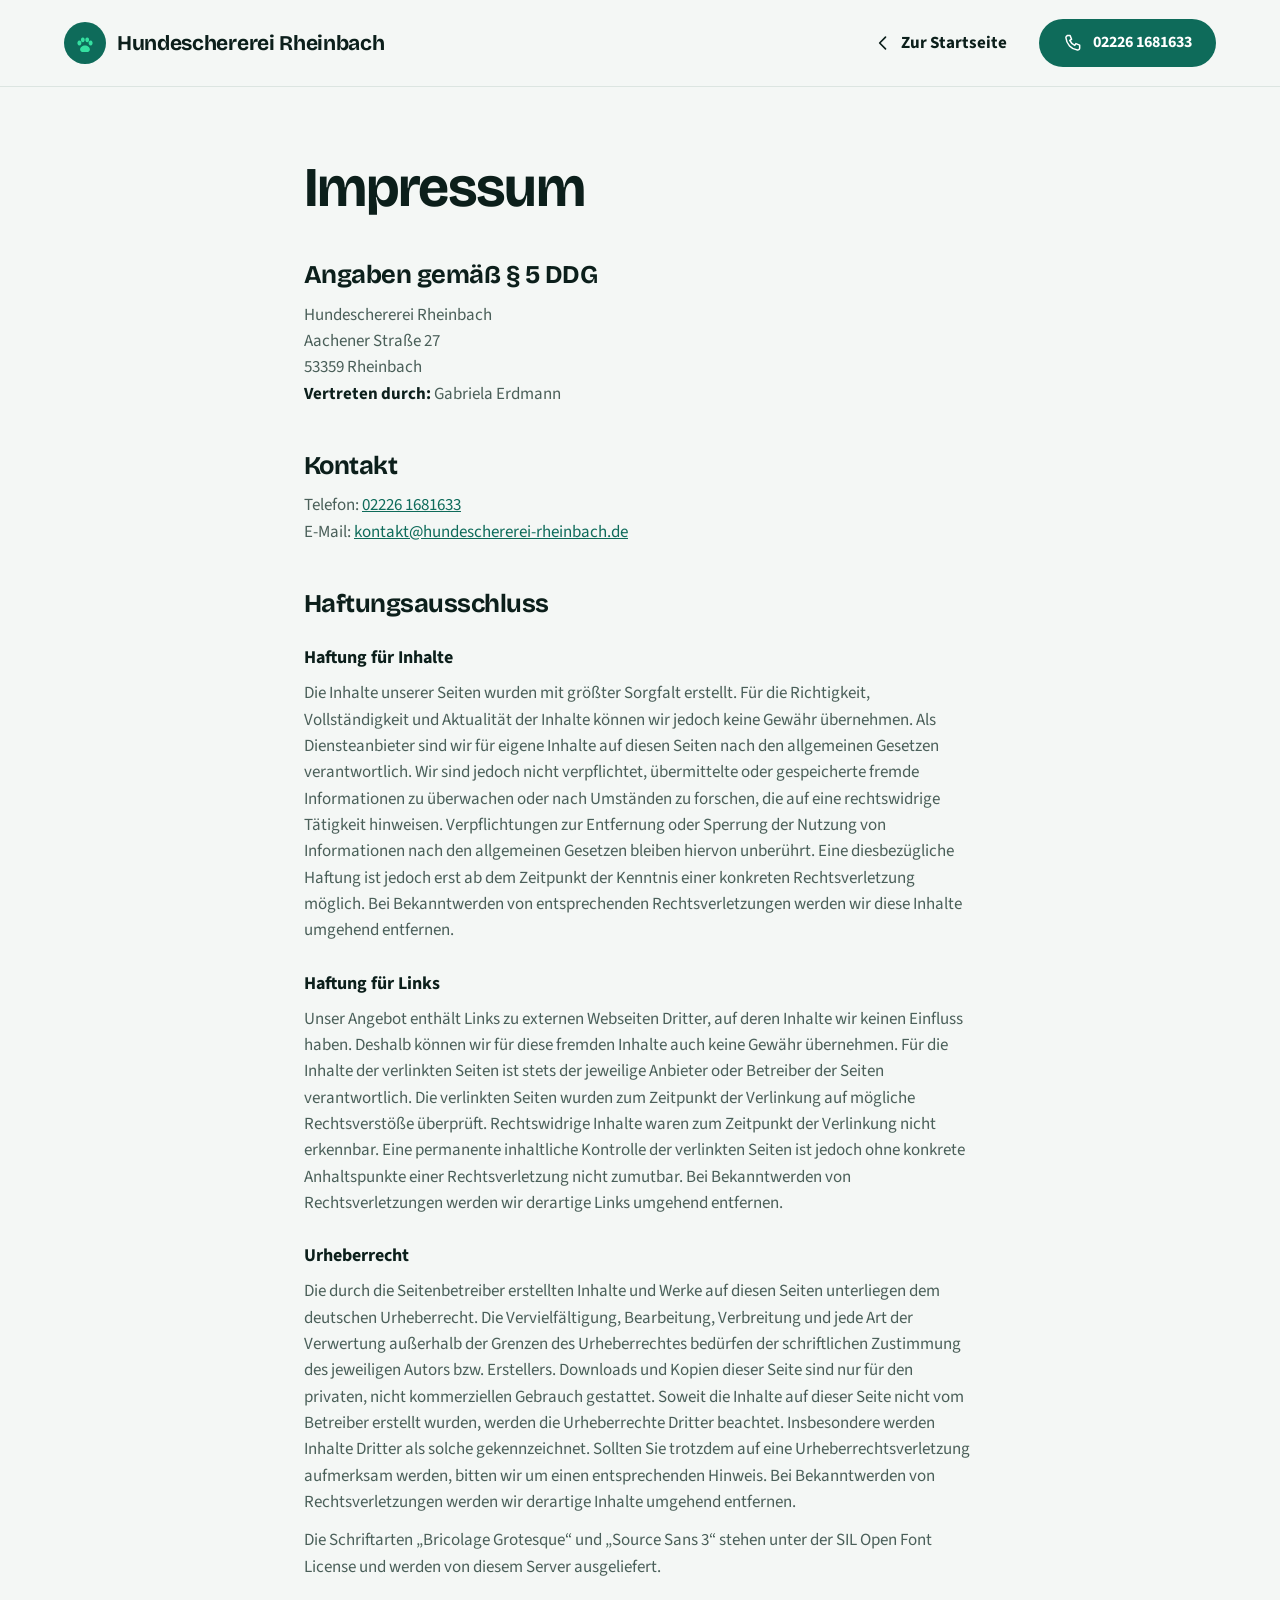
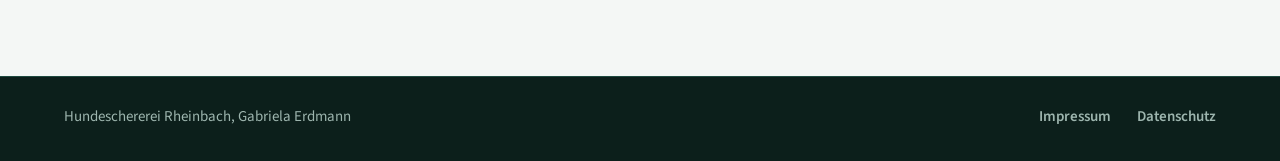
<file: impressum.html>
<!doctype html>
<html lang="de">
<head>
<meta charset="utf-8">
<meta name="viewport" content="width=device-width, initial-scale=1, viewport-fit=cover">
<title>Impressum – Hundeschererei Rheinbach</title>
<meta name="description" content="Impressum der Hundeschererei Rheinbach, Inhaberin Gabriela Erdmann, Aachener Straße 27, 53359 Rheinbach.">
<meta name="theme-color" content="#0E6B5A">
<link rel="canonical" href="https://hundeschererei-rheinbach.de/impressum.html">
<link rel="icon" href="favicon.svg" type="image/svg+xml">
<link rel="apple-touch-icon" href="apple-touch-icon.png">
<link rel="stylesheet" href="assets/style.css?v=1">
</head>
<body>

<a class="skip" href="#inhalt">Zum Inhalt springen</a>

<header class="kopf kopf-einfach">
  <div class="wrap kopf-innen">
    <a class="marke" href="index.html" aria-label="Hundeschererei Rheinbach, zur Startseite">
      <svg viewBox="0 0 42 42" aria-hidden="true"><circle cx="21" cy="21" r="21" fill="#0E6B5A"/><path fill="#35E0A1" d="M21 23.6c2.7 0 4.9 1.8 4.9 3.9 0 1.5-1.3 2.6-2.9 2.6h-4c-1.6 0-2.9-1.1-2.9-2.6 0-2.1 2.2-3.9 4.9-3.9Z M15.4 18.6a2 2.4 0 1 0 .01 0Z M26.6 18.6a2 2.4 0 1 0 .01 0Z M18.8 15.4a1.9 2.4 0 1 0 .01 0Z M23.2 15.4a1.9 2.4 0 1 0 .01 0Z"/></svg>
      <span class="marke-name"><span>Hundeschererei</span> <span>Rheinbach</span></span>
    </a>
    <a class="zurueck" href="index.html"><svg class="i" viewBox="0 0 24 24" aria-hidden="true"><path d="M15 5l-7 7 7 7" fill="none" stroke="currentColor" stroke-width="2" stroke-linecap="round" stroke-linejoin="round"/></svg>Zur Startseite</a>
    <a class="btn btn-marke kopf-tel" href="tel:+4922261681633"><svg class="i" viewBox="0 0 24 24" aria-hidden="true"><path d="M5 3h3.5l1.8 4.5-2.2 1.4a12.5 12.5 0 0 0 6 6l1.4-2.2L20 14.5V18a2.5 2.5 0 0 1-2.7 2.5A16.5 16.5 0 0 1 3.5 5.7 2.5 2.5 0 0 1 6 3Z" fill="none" stroke="currentColor" stroke-width="1.8" stroke-linecap="round" stroke-linejoin="round"/></svg>02226 1681633</a>
  </div>
</header>

<main id="inhalt" class="wrap recht">
  <h1>Impressum</h1>

  <h2>Angaben gemäß § 5 DDG</h2>
  <address>
    Hundeschererei Rheinbach<br>
    Aachener Straße 27<br>
    53359 Rheinbach
  </address>
  <p><strong>Vertreten durch:</strong> Gabriela Erdmann</p>

  <h2>Kontakt</h2>
  <p>
    Telefon: <a href="tel:+4922261681633">02226 1681633</a><br>
    E-Mail: <a href="mailto:kontakt@hundeschererei-rheinbach.de">kontakt@hundeschererei-rheinbach.de</a>
  </p>

  <h2>Haftungsausschluss</h2>

  <h3>Haftung für Inhalte</h3>
  <p>Die Inhalte unserer Seiten wurden mit größter Sorgfalt erstellt. Für die Richtigkeit, Vollständigkeit und Aktualität der Inhalte können wir jedoch keine Gewähr übernehmen. Als Diensteanbieter sind wir für eigene Inhalte auf diesen Seiten nach den allgemeinen Gesetzen verantwortlich. Wir sind jedoch nicht verpflichtet, übermittelte oder gespeicherte fremde Informationen zu überwachen oder nach Umständen zu forschen, die auf eine rechtswidrige Tätigkeit hinweisen. Verpflichtungen zur Entfernung oder Sperrung der Nutzung von Informationen nach den allgemeinen Gesetzen bleiben hiervon unberührt. Eine diesbezügliche Haftung ist jedoch erst ab dem Zeitpunkt der Kenntnis einer konkreten Rechtsverletzung möglich. Bei Bekanntwerden von entsprechenden Rechtsverletzungen werden wir diese Inhalte umgehend entfernen.</p>

  <h3>Haftung für Links</h3>
  <p>Unser Angebot enthält Links zu externen Webseiten Dritter, auf deren Inhalte wir keinen Einfluss haben. Deshalb können wir für diese fremden Inhalte auch keine Gewähr übernehmen. Für die Inhalte der verlinkten Seiten ist stets der jeweilige Anbieter oder Betreiber der Seiten verantwortlich. Die verlinkten Seiten wurden zum Zeitpunkt der Verlinkung auf mögliche Rechtsverstöße überprüft. Rechtswidrige Inhalte waren zum Zeitpunkt der Verlinkung nicht erkennbar. Eine permanente inhaltliche Kontrolle der verlinkten Seiten ist jedoch ohne konkrete Anhaltspunkte einer Rechtsverletzung nicht zumutbar. Bei Bekanntwerden von Rechtsverletzungen werden wir derartige Links umgehend entfernen.</p>

  <h3>Urheberrecht</h3>
  <p>Die durch die Seitenbetreiber erstellten Inhalte und Werke auf diesen Seiten unterliegen dem deutschen Urheberrecht. Die Vervielfältigung, Bearbeitung, Verbreitung und jede Art der Verwertung außerhalb der Grenzen des Urheberrechtes bedürfen der schriftlichen Zustimmung des jeweiligen Autors bzw. Erstellers. Downloads und Kopien dieser Seite sind nur für den privaten, nicht kommerziellen Gebrauch gestattet. Soweit die Inhalte auf dieser Seite nicht vom Betreiber erstellt wurden, werden die Urheberrechte Dritter beachtet. Insbesondere werden Inhalte Dritter als solche gekennzeichnet. Sollten Sie trotzdem auf eine Urheberrechtsverletzung aufmerksam werden, bitten wir um einen entsprechenden Hinweis. Bei Bekanntwerden von Rechtsverletzungen werden wir derartige Inhalte umgehend entfernen.</p>

  <p>Die Schriftarten „Bricolage Grotesque“ und „Source Sans 3“ stehen unter der SIL Open Font License und werden von diesem Server ausgeliefert.</p>
</main>

<footer class="fuss dunkel">
  <div class="wrap fuss-innen">
    <span>Hundeschererei Rheinbach, Gabriela Erdmann</span>
    <nav aria-label="Rechtliches">
      <a href="impressum.html" aria-current="page">Impressum</a>
      <a href="datenschutz.html">Datenschutz</a>
    </nav>
  </div>
</footer>

</body>
</html>
</file>
<file: assets/style.css>
@font-face {
  font-family: 'Bricolage Grotesque'; font-style: normal; font-weight: 400 800; font-display: swap;
  src: url('../fonts/bricolage-grotesque-latin-ext.woff2') format('woff2');
  unicode-range: U+0100-02BA, U+02BD-02C5, U+02C7-02CC, U+02CE-02D7, U+02DD-02FF, U+0304, U+0308, U+0329, U+1D00-1DBF, U+1E00-1E9F, U+1EF2-1EFF, U+2020, U+20A0-20AB, U+20AD-20C4, U+2113, U+2C60-2C7F, U+A720-A7FF;
}
@font-face {
  font-family: 'Bricolage Grotesque'; font-style: normal; font-weight: 400 800; font-display: swap;
  src: url('../fonts/bricolage-grotesque-latin.woff2') format('woff2');
  unicode-range: U+0000-00FF, U+0131, U+0152-0153, U+02BB-02BC, U+02C6, U+02DA, U+02DC, U+0304, U+0308, U+0329, U+2000-206F, U+20AC, U+2122, U+2191, U+2193, U+2212, U+2215, U+FEFF, U+FFFD;
}
@font-face {
  font-family: 'Source Sans 3'; font-style: normal; font-weight: 400 700; font-display: swap;
  src: url('../fonts/source-sans-3-latin-ext.woff2') format('woff2');
  unicode-range: U+0100-02BA, U+02BD-02C5, U+02C7-02CC, U+02CE-02D7, U+02DD-02FF, U+0304, U+0308, U+0329, U+1D00-1DBF, U+1E00-1E9F, U+1EF2-1EFF, U+2020, U+20A0-20AB, U+20AD-20C4, U+2113, U+2C60-2C7F, U+A720-A7FF;
}
@font-face {
  font-family: 'Source Sans 3'; font-style: normal; font-weight: 400 700; font-display: swap;
  src: url('../fonts/source-sans-3-latin.woff2') format('woff2');
  unicode-range: U+0000-00FF, U+0131, U+0152-0153, U+02BB-02BC, U+02C6, U+02DA, U+02DC, U+0304, U+0308, U+0329, U+2000-206F, U+20AC, U+2122, U+2191, U+2193, U+2212, U+2215, U+FEFF, U+FFFD;
}

:root {
  --grund: #F4F7F5;
  --tinte: #0C1F1B;
  --marke: #0E6B5A;
  --akzent: #35E0A1;
  --text2: #4A5F59;
  --linie: #DCE5E1;
  --flaeche: #E6EEEA;
  --dunkel2: #14322B;
  --dunkel-linie: #1E4A40;
  --text-dunkel: #9DB5AE;
  --ph: #FFE9A3;
  --f-display: 'Bricolage Grotesque', 'Segoe UI', system-ui, sans-serif;
  --f-text: 'Source Sans 3', 'Segoe UI', system-ui, sans-serif;
  --rand: 20px;
}
@media (min-width: 900px) { :root { --rand: 64px; } }

*, *::before, *::after { box-sizing: border-box; }
[hidden] { display: none !important; }
html { -webkit-text-size-adjust: 100%; scroll-behavior: smooth; }
body {
  margin: 0;
  background: var(--grund);
  color: var(--tinte);
  font-family: var(--f-text);
  font-size: 17px;
  line-height: 1.55;
  -webkit-font-smoothing: antialiased;
}
h1, h2, h3, p, dl, dd, figure, address { margin: 0; }
a { color: var(--marke); }
svg { display: block; flex-shrink: 0; }
.i { width: 22px; height: 22px; }
.wrap { max-width: 1440px; margin-inline: auto; padding-inline: var(--rand); }
section[id], footer[id] { scroll-margin-top: 16px; }
@media (min-width: 900px) { section[id] { scroll-margin-top: 104px; } }

:focus-visible { outline: 3px solid var(--tinte); outline-offset: 3px; }
.dunkel :focus-visible { outline-color: var(--akzent); }

.skip {
  position: absolute; left: 12px; top: -80px; z-index: 50;
  background: var(--tinte); color: #fff; padding: 12px 18px; border-radius: 10px;
  font-weight: 700; text-decoration: none;
}
.skip:focus { top: 12px; }

.h2 {
  font-family: var(--f-display); font-weight: 700;
  font-size: clamp(34px, 3.5vw, 50px); line-height: 1.03; letter-spacing: -0.03em;
}
.lead { color: var(--text2); font-size: clamp(16px, 1.3vw, 19px); }

/* Buttons */
.btn {
  display: inline-flex; align-items: center; justify-content: center; gap: 10px;
  min-height: 54px; padding: 0 24px; border-radius: 999px; border: 2px solid transparent;
  font: 700 17px/1.1 var(--f-text); text-decoration: none; white-space: nowrap; cursor: pointer;
}
.btn .i { width: 20px; height: 20px; }
.btn-marke { background: var(--marke); color: #fff; }
.btn-akzent { background: var(--akzent); color: var(--tinte); }
.btn-tinte { background: var(--tinte); color: #fff; }
.btn-rand { background: #fff; border-color: var(--tinte); color: var(--tinte); }
.btn-rand-hell { background: transparent; border-color: var(--grund); color: var(--grund); }
@media (hover: hover) {
  .btn { transition: filter .16s ease; }
  .btn:hover { filter: brightness(1.08); }
}

/* Öffnungsstatus */
.status {
  display: inline-flex; align-items: center; gap: 8px; padding: 8px 15px; border-radius: 999px;
  font-size: 15px; font-weight: 700; line-height: 1.2;
  background: var(--flaeche); color: #3E534C;
}
.status::before { content: ""; width: 9px; height: 9px; border-radius: 50%; background: #6E8880; flex-shrink: 0; }
.status.ist-offen { background: #D8F5E8; color: #0B4F3C; }
.status.ist-offen::before { background: #12A36E; }
.status-dunkel { background: #223A33; color: #9DD6C4; font-size: 14px; }
.status-dunkel::before { background: #7FA79C; }
.status-dunkel.ist-offen { background: #12453A; color: #6FE8B8; }
.status-dunkel.ist-offen::before { background: var(--akzent); }

/* ---------- Kopf ---------- */
.kopf { position: relative; z-index: 20; background: var(--grund); border-bottom: 1px solid var(--linie); }
.kopf-innen { display: flex; align-items: center; gap: 12px; min-height: 64px; }
.marke { display: flex; align-items: center; gap: 11px; min-height: 48px; text-decoration: none; color: var(--tinte); }
.marke svg { width: 36px; height: 36px; }
.marke-name { font-family: var(--f-display); font-weight: 700; font-size: 17px; line-height: 1.08; letter-spacing: -0.015em; }
.marke-name span { display: block; }
.kopf-tel { display: none; }
.menu-knopf {
  margin-left: auto; width: 48px; height: 48px; border-radius: 12px;
  background: #fff; border: 1px solid var(--linie); color: var(--tinte);
  display: flex; align-items: center; justify-content: center; cursor: pointer;
}
.menu-knopf .zu { display: none; }
.menu-offen .menu-knopf .auf { display: none; }
.menu-offen .menu-knopf .zu { display: block; }
.hauptnav { display: none; }
.menu-offen .hauptnav {
  display: block; position: absolute; left: 0; right: 0; top: 100%;
  background: #fff; border-bottom: 1px solid var(--linie); padding: 6px var(--rand) 12px;
  box-shadow: 0 12px 24px rgba(12, 31, 27, .08);
}
.hauptnav ul { list-style: none; margin: 0; padding: 0; }
.hauptnav a {
  display: flex; align-items: center; min-height: 52px; border-bottom: 1px solid var(--flaeche);
  color: var(--tinte); font-size: 18px; font-weight: 700; text-decoration: none;
}

@media (min-width: 900px) {
  .kopf { position: sticky; top: 0; }
  .kopf-innen { min-height: 86px; gap: 16px; }
  .marke svg { width: 42px; height: 42px; }
  .marke-name { font-size: 21px; white-space: nowrap; }
  .marke-name span { display: inline; }
  .kopf-tel { display: inline-flex; margin-left: auto; min-height: 48px; padding: 0 22px; font-size: 16px; }
  .menu-knopf { margin-left: 0; }
}
@media (min-width: 1180px) {
  .kopf-innen { gap: 32px; }
  .menu-knopf { display: none; }
  .hauptnav, .menu-offen .hauptnav {
    display: block; position: static; padding: 0; background: none; border: 0; box-shadow: none;
  }
  .hauptnav ul { display: flex; gap: 28px; }
  .hauptnav a { min-height: 44px; border: 0; font-size: 16px; font-weight: 600; position: relative; }
  .hauptnav a::after {
    content: ""; position: absolute; left: 0; right: 0; bottom: 4px; height: 2px; background: var(--marke);
    transform: scaleX(0); transform-origin: left; transition: transform .18s ease;
  }
  .hauptnav a:hover::after { transform: scaleX(1); }
}

/* ---------- Hero ---------- */
.hero { padding-block: 24px 30px; display: grid; gap: 24px; }
.hero h1 {
  margin: 16px 0 14px;
  font-family: var(--f-display); font-weight: 700;
  font-size: clamp(46px, 5.8vw, 82px); line-height: .95; letter-spacing: -0.035em;
}
.hero-text { color: var(--text2); font-size: clamp(17px, 1.4vw, 20px); max-width: 540px; }
.hero-cta, .hero-fakten { display: none; }

.ba {
  --wipe: 31%;
  position: relative; width: 100%; max-width: 560px; aspect-ratio: 560 / 372;
  border-radius: 20px; overflow: hidden; background: var(--flaeche); border: 1px solid var(--linie);
}
.ba-ebene { position: absolute; inset: 0; }
.ba-ebene svg { width: 100%; height: 100%; }
.ba-vorher { background: #DCE6E2; clip-path: inset(0 calc(100% - var(--wipe)) 0 0); }
.ba-etikett {
  position: absolute; top: 12px; padding: 6px 12px; border-radius: 999px; font-size: 13px; font-weight: 700;
}
.ba-vorher .ba-etikett { left: 12px; background: var(--tinte); color: var(--grund); }
.ba-nachher .ba-etikett { right: 12px; background: #fff; color: var(--tinte); }
.ba-linie { position: absolute; top: 0; bottom: 0; left: var(--wipe); width: 3px; margin-left: -1.5px; background: #fff; pointer-events: none; }
.ba-griff {
  position: absolute; top: 50%; left: var(--wipe); width: 44px; height: 44px; transform: translate(-50%, -50%);
  border-radius: 50%; background: #fff; border: 3px solid var(--tinte); color: var(--tinte);
  display: flex; align-items: center; justify-content: center; pointer-events: none;
}
.ba-regler {
  position: absolute; inset: 0; width: 100%; height: 100%; margin: 0; cursor: ew-resize;
  -webkit-appearance: none; appearance: none; background: transparent;
}
.ba-regler::-webkit-slider-runnable-track { height: 100%; background: transparent; }
.ba-regler::-webkit-slider-thumb { -webkit-appearance: none; width: 56px; height: 100%; background: transparent; border: 0; }
.ba-regler::-moz-range-track { height: 100%; background: transparent; }
.ba-regler::-moz-range-thumb { width: 56px; height: 100%; background: transparent; border: 0; border-radius: 0; }
.ba-regler:focus-visible { outline: none; }
.ba:has(.ba-regler:focus-visible) { outline: 3px solid var(--tinte); outline-offset: 4px; }
.ba-text { margin-top: 12px; font-size: 14px; color: var(--text2); max-width: 560px; }

@media (min-width: 900px) {
  .hero { grid-template-columns: minmax(0, 1.05fr) minmax(0, 1fr); align-items: center; gap: clamp(40px, 5vw, 72px); padding-block: 72px; }
  .hero h1 { margin: 22px 0; }
  .hero-cta { display: flex; flex-wrap: wrap; gap: 14px; margin: 34px 0; }
  .hero-cta .btn { min-height: 58px; font-size: 18px; padding: 0 28px; }
  .hero-fakten { display: flex; flex-wrap: wrap; gap: 20px 56px; border-top: 1px solid var(--linie); padding-top: 24px; }
  .hero-fakten dt { font-size: 14px; font-weight: 600; color: var(--text2); margin-bottom: 4px; }
  .hero-fakten dd { font-size: 17px; font-weight: 700; white-space: nowrap; }
  .hero-bild { justify-self: center; width: 100%; max-width: 560px; }
  .ba { border-radius: 24px; }
  .ba-etikett { top: 18px; padding: 7px 14px; font-size: 14px; }
  .ba-vorher .ba-etikett { left: 18px; }
  .ba-nachher .ba-etikett { right: 18px; }
  .ba-text { text-align: center; font-size: 15px; margin-top: 16px; }
}

/* ---------- Fakten ---------- */
.fakten { background: var(--marke); color: #fff; }
.fakten ul {
  list-style: none; margin: 0 auto; padding-block: 24px;
  display: grid; grid-template-columns: repeat(2, minmax(0, 1fr)); gap: 20px 16px;
}
.fakten .i { color: var(--akzent); width: 24px; height: 24px; }
.fakten strong { display: block; margin-top: 8px; font-size: 16px; line-height: 1.3; }
.fakten span { display: block; font-size: 14px; line-height: 1.35; color: #CDEAE1; }
@media (min-width: 900px) {
  .fakten ul { grid-template-columns: repeat(4, minmax(0, 1fr)); gap: 24px; padding-block: 30px; }
  .fakten li { display: flex; align-items: center; gap: 14px; }
  .fakten .i { width: 26px; height: 26px; }
  .fakten strong { margin-top: 0; font-size: 17px; }
  .fakten span { font-size: 15px; }
}

/* ---------- Leistungen ---------- */
.block { padding-block: 36px 34px; }
@media (min-width: 900px) { .block { padding-block: 80px 0; } }
#leistungen .lead { margin: 12px 0 22px; max-width: 680px; }
.leistungen {
  list-style: none; margin: 0; padding: 0; border-bottom: 1px solid var(--linie);
  display: grid; grid-template-columns: minmax(0, 1fr);
}
.leistungen li { display: flex; gap: 14px; align-items: flex-start; padding: 16px 0; border-top: 1px solid var(--linie); }
.leistungen .i { color: var(--marke); width: 24px; height: 24px; margin-top: 2px; }
.leistungen h3 { font-size: 17px; font-weight: 700; letter-spacing: -0.01em; margin-bottom: 3px; }
.leistungen p { font-size: 15px; line-height: 1.45; color: var(--text2); }
@media (min-width: 900px) {
  .leistungen { grid-template-columns: repeat(2, minmax(0, 1fr)); column-gap: 64px; margin-top: 0; }
  .leistungen li { gap: 18px; padding: 22px 0; }
  .leistungen .i { width: 28px; height: 28px; margin-top: 1px; }
  .leistungen h3 { font-size: 19px; margin-bottom: 5px; }
  .leistungen p { font-size: 16px; line-height: 1.5; }
}

/* ---------- Preise + Telefon ---------- */
.preis-tel { display: grid; gap: 34px; padding-block: 0 34px; }
.preise .lead { margin: 12px 0 18px; }
.preisliste { border-bottom: 1px solid var(--linie); }
.preisliste div { display: flex; justify-content: space-between; align-items: baseline; gap: 14px; padding: 13px 0; border-top: 1px solid var(--linie); }
.preisliste dt { font-size: 16px; font-weight: 600; }
.preisliste dd { font-size: 16px; font-weight: 700; color: var(--marke); white-space: nowrap; text-align: right; }
.preise .hinweis { margin-top: 16px; font-size: 15px; color: var(--text2); }

.tel-karte { background: var(--tinte); color: var(--grund); border-radius: 24px; padding: 24px 20px 22px; }
.tel-karte h2 {
  margin: 16px 0 9px; font-family: var(--f-display); font-weight: 700;
  font-size: clamp(30px, 2.7vw, 38px); line-height: 1.06; letter-spacing: -0.025em;
}
.tel-karte .unter { color: var(--text-dunkel); font-size: 16px; line-height: 1.5; margin-bottom: 20px; }
.nowrap { white-space: nowrap; }
.tel-gross { display: none; }
.tipps { background: var(--dunkel2); border-radius: 18px; padding: 18px; }
.tipps h3 { font-size: 16px; font-weight: 700; margin-bottom: 4px; }
.tipps p { font-size: 14px; line-height: 1.45; color: var(--text-dunkel); margin-bottom: 12px; }
.tipps ul { list-style: none; margin: 0; padding: 0; display: grid; gap: 9px; }
.tipps li { display: flex; align-items: center; gap: 10px; font-size: 15px; font-weight: 600; }
.tipps .i { width: 20px; height: 20px; color: var(--akzent); }
.tel-knopf { display: flex; width: 100%; margin-top: 16px; min-height: 58px; font-size: 18px; }

@media (min-width: 900px) {
  .preis-tel { gap: 40px; padding-block: 80px 80px; }
  .preise { padding-top: 8px; }
  .preise .h2 { font-size: 44px; }
  .preise .lead { margin: 14px 0 24px; font-size: 18px; }
  .preisliste div { padding: 15px 0; gap: 20px; }
  .preisliste dt, .preisliste dd { font-size: 17px; }
  .preise .hinweis { margin-top: 22px; font-size: 16px; }
  .tel-karte { border-radius: 28px; padding: 44px; display: flex; flex-wrap: wrap; gap: 32px 44px; align-items: center; }
  .tel-haupt { flex: 1 1 360px; min-width: 0; }
  .tel-karte h2 { margin: 20px 0 12px; }
  .tel-karte .unter { font-size: 17px; margin-bottom: 28px; }
  .tel-gross { display: inline-flex; align-items: center; gap: 16px; color: var(--grund); text-decoration: none; white-space: nowrap; }
  .tel-gross .rund { width: 64px; height: 64px; border-radius: 50%; background: var(--akzent); color: var(--tinte); display: flex; align-items: center; justify-content: center; }
  .tel-gross .rund .i { width: 28px; height: 28px; }
  .tel-gross .nummer { font-family: var(--f-display); font-weight: 700; font-size: clamp(34px, 3.1vw, 44px); letter-spacing: -0.02em; }
  .tipps { flex: 1 1 260px; max-width: 340px; border-radius: 20px; padding: 26px; }
  .tipps h3 { font-size: 18px; margin-bottom: 6px; }
  .tipps p { font-size: 15px; margin-bottom: 16px; }
  .tipps ul { gap: 11px; }
  .tipps li { font-size: 16px; }
  .tel-knopf { display: none; }
}

/* ---------- Ablauf ---------- */
.ablauf { padding-block: 0 34px; }
.ablauf ol { list-style: none; margin: 20px 0 0; padding: 0; display: grid; gap: 18px; }
.ablauf li { border-top: 3px solid var(--marke); padding-top: 14px; }
.ablauf .nr { font-family: var(--f-display); font-weight: 700; font-size: 15px; color: var(--marke); margin-bottom: 6px; }
.ablauf h3 { font-size: 20px; font-weight: 700; letter-spacing: -0.015em; margin-bottom: 6px; }
.ablauf p { font-size: 15px; color: var(--text2); }
@media (min-width: 600px) { .ablauf ol { grid-template-columns: repeat(2, minmax(0, 1fr)); gap: 24px; } }
@media (min-width: 900px) {
  .ablauf { padding-block: 0 80px; }
  .ablauf ol { grid-template-columns: repeat(4, minmax(0, 1fr)); margin-top: 30px; }
  .ablauf li { padding-top: 20px; }
  .ablauf .nr { font-size: 17px; margin-bottom: 10px; }
  .ablauf h3 { font-size: 23px; margin-bottom: 9px; }
  .ablauf p { font-size: 16px; }
}

/* ---------- Social ---------- */
.social { padding-block: 0 34px; }
.social .lead { margin: 12px 0 18px; }
.social-knoepfe { display: flex; flex-wrap: wrap; gap: 10px; }
.social-knoepfe .btn { flex: 1 1 auto; }
.feeds { display: grid; gap: 16px; margin-top: 22px; }
.feed {
  position: relative; display: flex; min-height: 420px; border-radius: 20px; overflow: hidden;
  background: var(--tinte); color: var(--grund);
}
.feed.geladen { display: block; min-height: 0; background: #fff; color: var(--tinte); border: 1px solid var(--linie); }
.feed .ig-rahmen { display: block; width: 100%; height: 560px; border: 0; }
.feed .tiktok-embed { margin: 0 auto !important; }
.zustimmung {
  margin: auto; padding: 28px 24px; max-width: 380px; min-width: 0; text-align: center;
  display: flex; flex-direction: column; align-items: center; gap: 12px;
}
.zustimmung .logo {
  width: 56px; height: 56px; border-radius: 50%; border: 2px solid var(--akzent); color: var(--akzent);
  display: flex; align-items: center; justify-content: center;
}
.zustimmung .logo .i { width: 26px; height: 26px; }
.zustimmung h3 { overflow-wrap: anywhere; font-family: var(--f-display); font-size: 22px; line-height: 1.15; letter-spacing: -0.015em; color: var(--grund); margin: 0; }
.zustimmung p { font-size: 15px; line-height: 1.5; color: var(--text-dunkel); }
.zustimmung p a { color: var(--akzent); }
.zustimmung .btn { margin-top: 4px; }
.merken { display: flex; align-items: center; gap: 10px; min-height: 44px; margin-top: 14px; font-size: 15px; color: var(--text2); cursor: pointer; }
.merken input { width: 20px; height: 20px; margin: 0; accent-color: var(--marke); flex-shrink: 0; }
@media (min-width: 900px) {
  .social { padding-block: 0 80px; }
  .social-karte { background: #fff; border: 1px solid var(--linie); border-radius: 28px; padding: 44px; }
  .social-kopf { display: flex; flex-wrap: wrap; align-items: flex-end; justify-content: space-between; gap: 24px 48px; }
  .social-text { max-width: 620px; }
  .social .h2 { font-size: 44px; }
  .social .lead { margin: 14px 0 0; font-size: 18px; }
  .social-knoepfe .btn { flex: 0 0 auto; }
  .feeds { grid-template-columns: repeat(2, minmax(0, 1fr)); gap: 20px; margin-top: 32px; }
  .feed { min-height: 560px; border-radius: 22px; }
  .merken { margin-top: 18px; }
}

@media (min-width: 1200px) {
  .preis-tel { grid-template-columns: 440px minmax(0, 1fr); align-items: start; gap: 28px; }
}

/* ---------- Kontakt ---------- */
.kontakt { background: var(--tinte); color: var(--grund); }
.kontakt-innen { padding-block: 32px 28px; display: grid; gap: 28px; }
.kontakt .h2 { color: var(--grund); margin-bottom: 16px; }
.kontakt address { font-style: normal; font-size: 18px; line-height: 1.6; margin-bottom: 22px; }
.kontakt address a { color: var(--akzent); overflow-wrap: anywhere; }
.kontakt-knoepfe { display: flex; flex-wrap: wrap; gap: 12px; }
.kontakt h3 { font-size: 15px; font-weight: 700; color: var(--akzent); margin-bottom: 10px; }
.zeiten div { display: flex; justify-content: space-between; align-items: baseline; gap: 14px; padding: 9px 11px; border-radius: 10px; margin-bottom: 2px; color: #A9C4BC; }
.zeiten dt { font-size: 16px; font-weight: 600; }
.zeiten dd { font-size: 16px; font-weight: 700; }
.zeiten .heute { background: var(--marke); color: #fff; }
.karte { position: relative; display: flex; height: 280px; border-radius: 18px; overflow: hidden; background: var(--dunkel2); border: 1px solid var(--dunkel-linie); }
.karte .zustimmung { max-width: 300px; padding: 20px; gap: 10px; }
.karte .zustimmung h3 { font-size: 19px; color: var(--grund); margin: 0; }
.karte .zustimmung p { font-size: 14px; }
.karte.geladen { display: block; }
.karte iframe { display: block; width: 100%; height: 100%; border: 0; }
.anfahrt p { margin-top: 14px; font-size: 15px; color: var(--text-dunkel); }
@media (min-width: 900px) {
  .kontakt-innen { grid-template-columns: minmax(0, 1.3fr) minmax(0, 1fr) minmax(0, 1fr); gap: 64px; padding-block: 68px 48px; }
  .kontakt address { font-size: 20px; margin-bottom: 26px; }
  .kontakt h3 { font-size: 16px; margin-bottom: 16px; }
  .zeiten div { padding: 10px 12px; }
  .zeiten dt, .zeiten dd { font-size: 17px; }
  .karte { height: 320px; border-radius: 20px; }
  .anfahrt p { margin-top: 16px; font-size: 16px; }
}
@media (min-width: 900px) and (max-width: 1199px) {
  .kontakt-innen { grid-template-columns: minmax(0, 1fr) minmax(0, 1fr); gap: 48px; }
  .anfahrt { grid-column: 1 / -1; }
}

/* ---------- Fuß ---------- */
.fuss { background: var(--tinte); color: var(--text-dunkel); border-top: 1px solid var(--dunkel-linie); font-size: 14px; }
.fuss-innen { padding-block: 18px 22px; }
.fuss nav { display: flex; gap: 22px; }
.fuss a { display: inline-flex; align-items: center; min-height: 44px; color: var(--text-dunkel); font-weight: 600; text-decoration: none; }
@media (min-width: 900px) {
  .fuss { font-size: 15px; }
  .fuss-innen { display: flex; align-items: center; gap: 28px; padding-block: 18px 22px; }
  .fuss nav { margin-left: auto; gap: 26px; }
}

/* ---------- Aktionsleiste (Daumenzone, nur schmal oder Touch) ---------- */
.aktionsleiste {
  display: none; position: fixed; left: 0; right: 0; bottom: 0; z-index: 30;
  gap: 9px; padding: 10px 14px calc(14px + env(safe-area-inset-bottom));
  background: var(--grund); border-top: 1px solid var(--linie);
}
.aktionsleiste .btn { min-height: 56px; border-radius: 16px; font-size: 16px; }
.aktionsleiste .anruf { flex: 1 1 auto; }
.aktionsleiste .route { flex: 0 0 60px; padding: 0; background: #fff; border-color: var(--tinte); color: var(--tinte); }
@media (max-width: 359px) {
  .aktionsleiste { gap: 8px; padding-inline: 10px; }
  .aktionsleiste .btn { font-size: 15px; padding: 0 14px; gap: 8px; }
  .aktionsleiste .route { flex-basis: 54px; padding: 0; }
}
@media (max-width: 899px), (pointer: coarse) {
  .aktionsleiste { display: flex; }
  .mit-leiste { padding-bottom: calc(84px + env(safe-area-inset-bottom)); }
}

@media (prefers-reduced-motion: reduce) {
  html { scroll-behavior: auto; }
  *, *::before, *::after { transition: none !important; animation: none !important; }
}

/* ---------- Rechtstexte und Fehlerseite ---------- */
.zurueck { margin-left: auto; display: inline-flex; align-items: center; gap: 8px; min-height: 48px; color: var(--tinte); font-weight: 700; text-decoration: none; }
.zurueck .i { width: 20px; height: 20px; }
@media (min-width: 900px) { .kopf-einfach .kopf-tel { margin-left: 0; } }
.recht { max-width: 800px; padding-block: 40px 64px; }
.recht h1 { font-family: var(--f-display); font-weight: 700; font-size: clamp(38px, 4.5vw, 56px); line-height: 1.02; letter-spacing: -0.03em; margin-bottom: 28px; }
.recht h2 { font-family: var(--f-display); font-weight: 700; font-size: clamp(22px, 2vw, 28px); line-height: 1.15; letter-spacing: -0.02em; margin: 44px 0 12px; }
.recht h3 { font-size: 18px; font-weight: 700; margin: 26px 0 8px; }
.recht p, .recht li, .recht address { color: var(--text2); }
.recht address { font-style: normal; }
.recht p + p { margin-top: 12px; }
.recht ul { margin: 10px 0; padding-left: 22px; }
.recht li + li { margin-top: 6px; }
.recht a { color: var(--marke); overflow-wrap: anywhere; }
.recht strong { color: var(--tinte); }
.recht .stand { margin-top: 44px; font-size: 15px; }
.recht .btn { margin-top: 16px; }
.recht .rueckmeldung { margin-top: 12px; font-weight: 700; color: var(--marke); }
.fehler { padding-block: 64px 96px; max-width: 720px; }
.fehler h1 { font-family: var(--f-display); font-weight: 700; font-size: clamp(40px, 5vw, 64px); line-height: 1; letter-spacing: -0.035em; margin: 20px 0 16px; }
.fehler p { color: var(--text2); font-size: 18px; }
.fehler .knoepfe { display: flex; flex-wrap: wrap; gap: 12px; margin-top: 28px; }
@media (min-width: 900px) { .recht { padding-block: 72px 96px; } .fehler { padding-block: 120px 160px; } }
</file>
